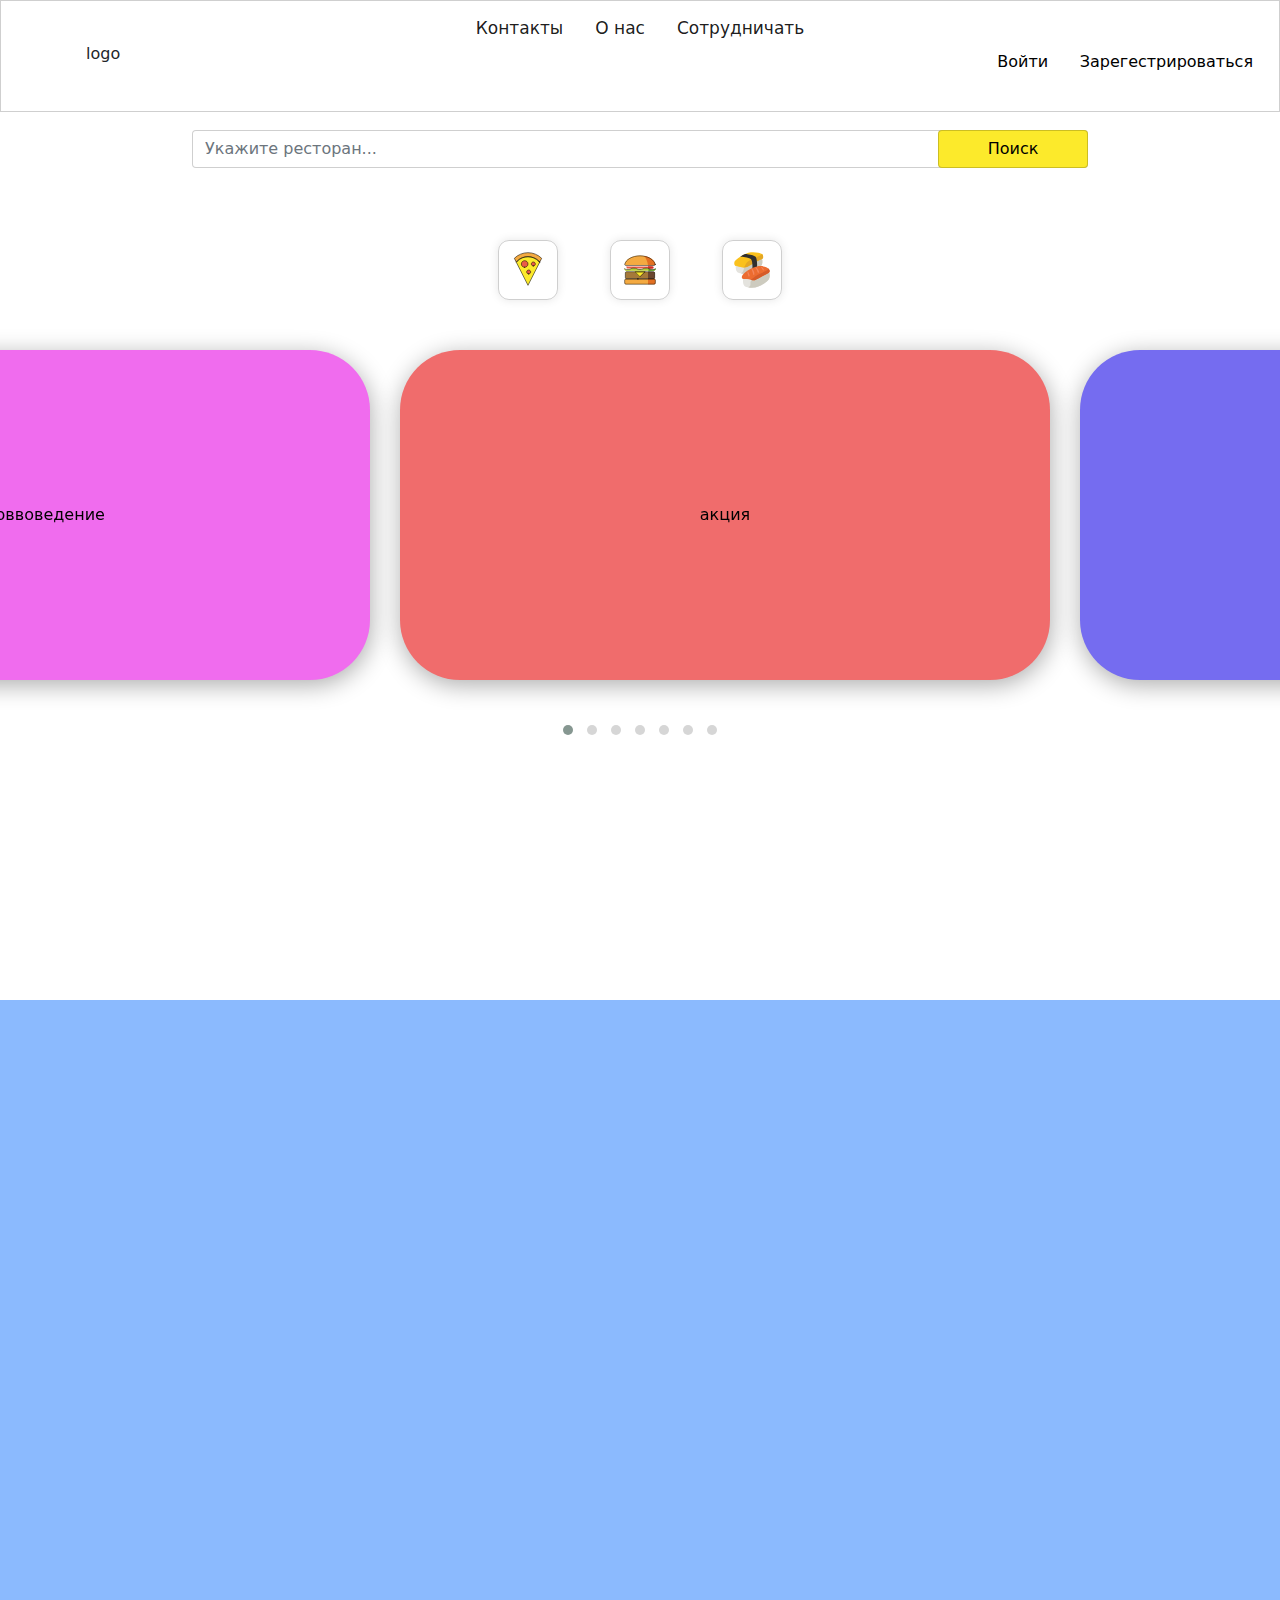
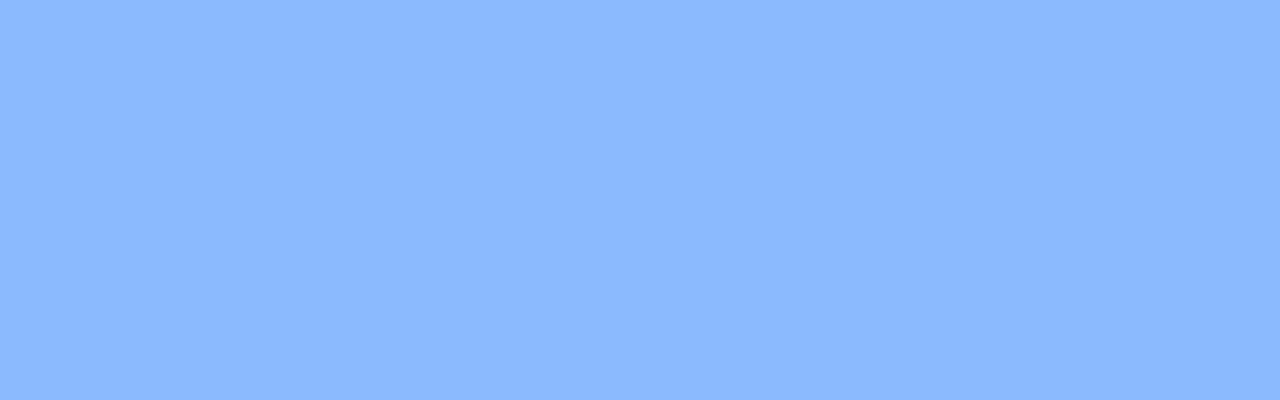
<file: index.html>
<!doctype html>
<html lang="ru">
<head>
    <!-- Required meta tags -->
    <meta charset="utf-8">
    <meta name="viewport" content="width=device-width, initial-scale=1, shrink-to-fit=no">

    <!-- Bootstrap CSS -->

    <link rel="stylesheet" href="css/bootstrap.css">
    <link rel="stylesheet" href="libs/owlcarousel2/assets/owl.carousel.min.css">
    <link rel="stylesheet" href="libs/owlcarousel2/assets/owl.theme.default.css">
    <link rel="stylesheet" href="css/Custom.css">
    <!-- Вендерные js-->
    <script src="js/bootstrap.bundle.js" ></script>
    <script src="js/bootstrap.esm.js" ></script>
    <script src="js/bootstrap.js" ></script>
    <script src="js/anime.min.js"></script>
    <script src="libs/jQuery/jquery-3.5.1.min.js" ></script>
    <script src="libs/owlcarousel2/owl.carousel.min.js" ></script>




    <title>Hello, world!</title>
</head>
<body id="elem">
    <header>
        <div class="container">
            <div class="row">
                    <div class="menu col-12 ">
                        <ul class="nav justify-content-center">
                            <li class="nav-item">
                                <a class="MYnav-link active" href="#">Контакты</a>
                            </li>
                            <li class="nav-item">
                                <a class="MYnav-link" href="#">О нас</a>
                            </li>
                            <li class="nav-item">
                                <a class="MYnav-link" href="#">Сотрудничать</a>
                            </li>
                        </ul>
                    </div>
                    <div class="logo col-5">
                        logo
                    </div>
                     <div class="logo col ">
                         <br>
                     </div>
                    <div class="logo col-1 ">
                        <a class="nav-link active" href="#" id="sign_in1">Войти</a>
                    </div>
                     <div class="logo col-1 mr-5 p-0">
                         <a class="nav-link active" href="#" id="sign_in2">Зарегестрироваться</a>
                     </div>
            </div>
        </div>
    </header>
    <section>
        <div class="main_body">
            <form class="form-inline">

                <button class="btn btn-outline-success justify-content-center" type="submit" id="Search">Поиск</button>
                <input class="form-control cent" type="search" placeholder="Укажите ресторан..." aria-label="Search">
                    <div class="popular">
                        <button class="btn_popular1" type="submit" id="el" formaction="Restaurant_page.html">Муму</button>
                        <button class="btn_popular2" type="submit">Рыбы нет</button>
                        <button class="btn_popular3" type="submit">BB Burger</button>
                     </div>

            </form>
            <div class="container">
                <div class="row justify-content-center mt-4">
<!--                                <input type="image" src="images/pizza.png" class="icon_menu">-->
                                <button class="icon_menu">
                                    <img src="images/pizza.svg" class="pizza_image">
                                </button>
                                <button class="icon_menu">
                                    <img src="images/hamburger.svg" class="hamburger_image">
                                </button>
                                <button class="icon_menu">
                                    <img src="images/Sushi.svg" class="Sushi_image">
                                </button>
                </div>
            </div>

            <div class="owl-carousel owl-theme" id="carousel1">
                <button class="item_of_slider" id="item_of_carousel">акция</button>
                <button class="item_of_slider" id="item_of_carousel2">реклама</button>
                <button class="item_of_slider" id="item_of_carousel3">скидка</button>
                <button class="item_of_slider" id="item_of_carousel4">реклама</button>
                <button class="item_of_slider" id="item_of_carousel5">предложение</button>
                <button class="item_of_slider" id="item_of_carousel6">новое кафе</button>
                <button class="item_of_slider" id="item_of_carousel7">новвоведение</button>
            </div>



        </div>

        <div class="dark_section">

        </div>
    </section>
    <footer>

    </footer>





<!--    Пользовательский js:-->
    <script src="js/Custom.js" ></script>

</body>
</html>
</file>
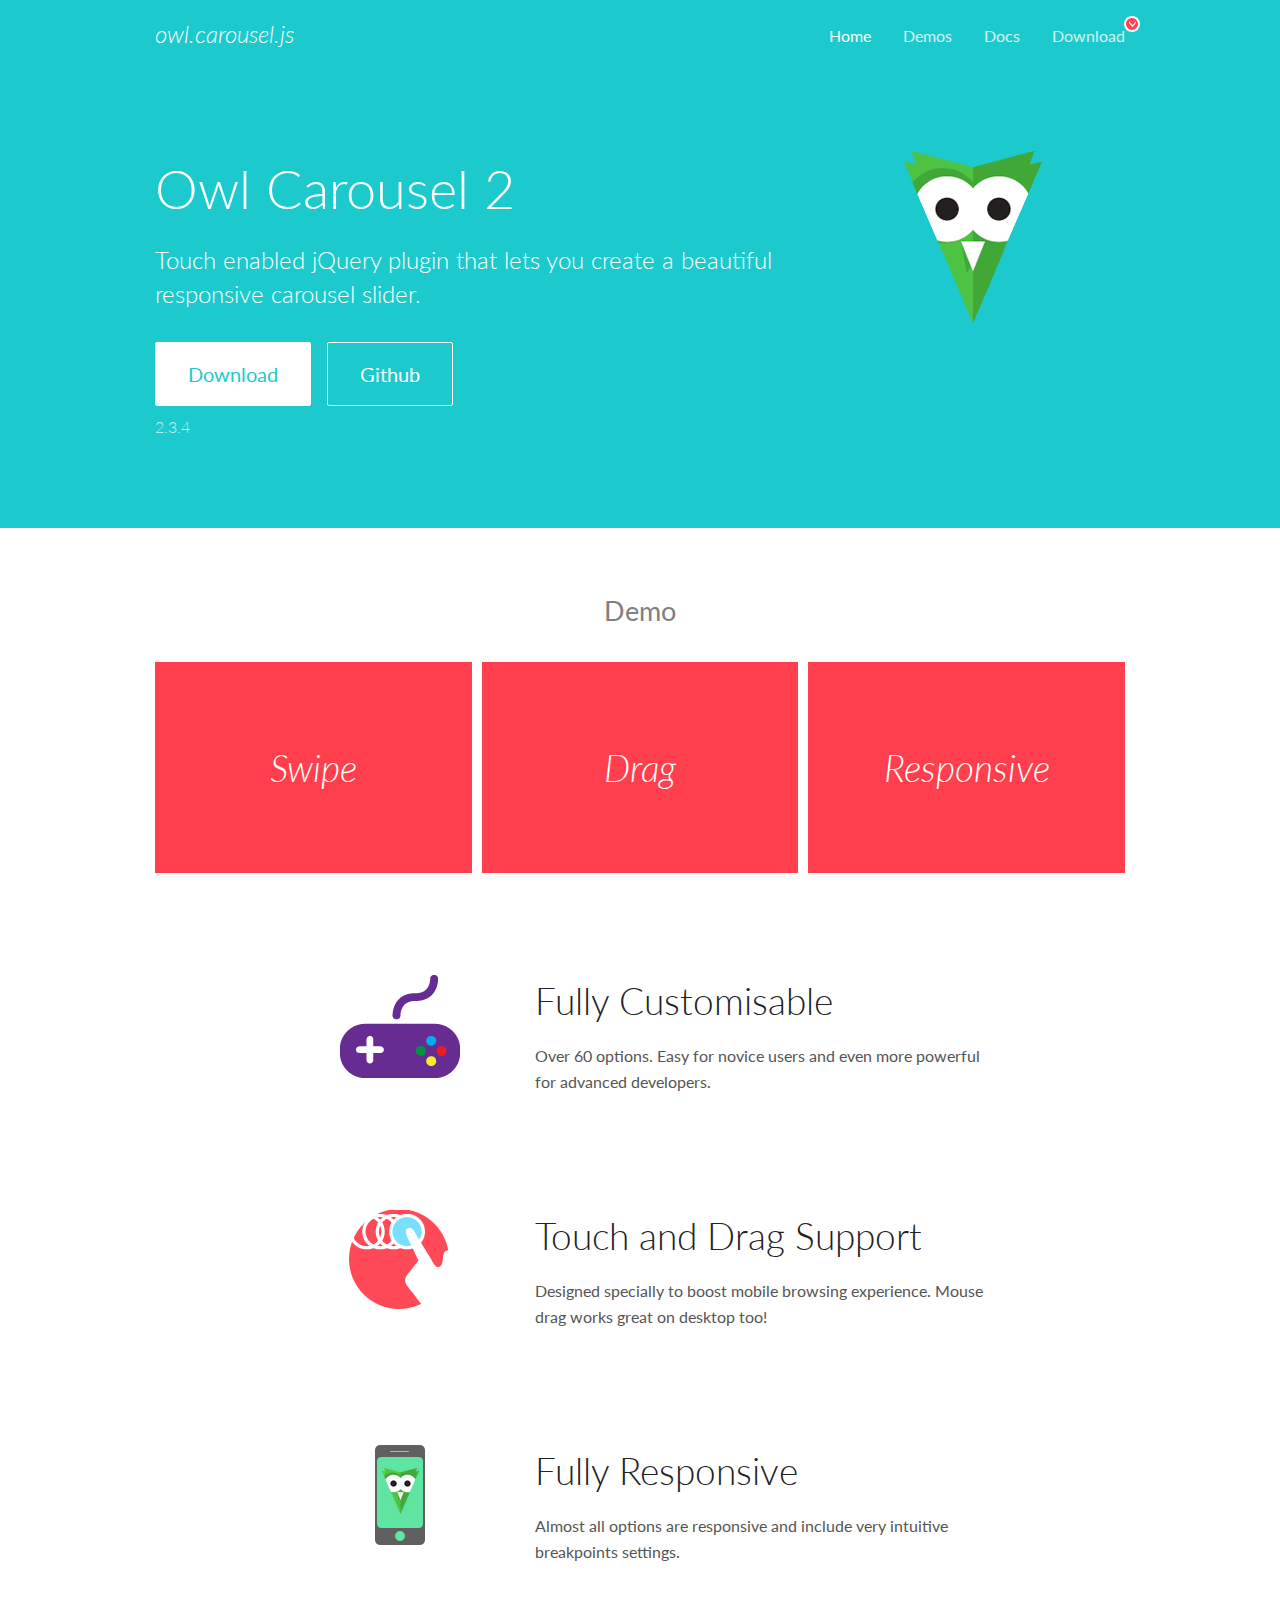
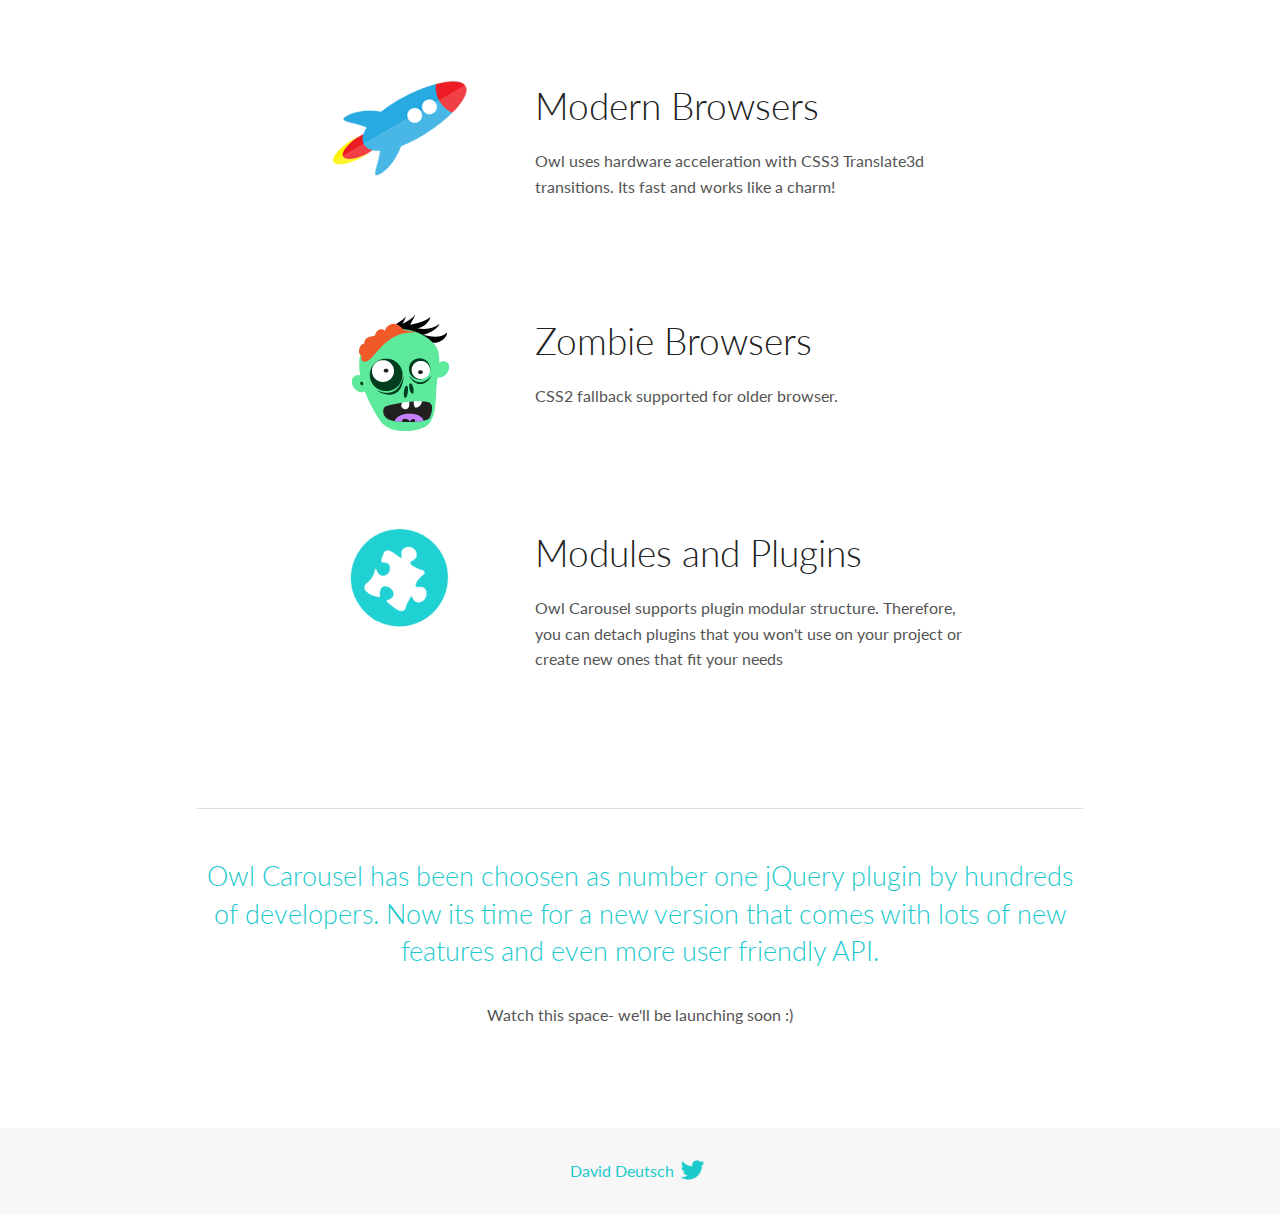
<file: OwlCarousel2-2.3.4/docs/index.html>
<!DOCTYPE html>
<html lang="en">
  <head>

    <!-- head -->
    <meta charset="utf-8">
    <meta name="msapplication-tap-highlight" content="no" />
    <meta name="viewport" content="width=device-width, initial-scale=1.0" />
    <meta name="description" content="Touch enabled jQuery plugin that lets you create beautiful responsive carousel slider.">
    <meta name="author" content="David Deutsch">
    <title>
      Home | Owl Carousel | 2.3.4
    </title>

    <!-- Stylesheets -->
    <link href='https://fonts.googleapis.com/css?family=Lato:300,400,700,400italic,300italic' rel='stylesheet' type='text/css'>
    <link rel="stylesheet" href="assets/css/docs.theme.min.css">

    <!-- Owl Stylesheets -->
    <link rel="stylesheet" href="assets/owlcarousel/assets/owl.carousel.min.css">
    <link rel="stylesheet" href="assets/owlcarousel/assets/owl.theme.default.min.css">

    <!-- HTML5 shim and Respond.js IE8 support of HTML5 elements and media queries -->

    <!--[if lt IE 9]>
      <script src="https://oss.maxcdn.com/libs/html5shiv/3.7.0/html5shiv.js"></script>
      <script src="https://oss.maxcdn.com/libs/respond.js/1.3.0/respond.min.js"></script>
    <![endif]-->

    <!-- Favicons -->
    <link rel="apple-touch-icon-precomposed" sizes="144x144" href="assets/ico/apple-touch-icon-144-precomposed.png">
    <link rel="shortcut icon" href="assets/ico/favicon.png">
    <link rel="shortcut icon" href="favicon.ico">

    <!-- Yeah i know js should not be in header. Its required for demos.-->

    <!-- javascript -->
    <script src="assets/vendors/jquery.min.js"></script>
    <script src="assets/owlcarousel/owl.carousel.js"></script>
  </head>
  <body>

    <!-- header -->
    <header class="header">
      <div class="row">
        <div class="large-12 columns">
          <div class="brand left">
            <h3>
              <a href="/OwlCarousel2/">owl.carousel.js</a> 
            </h3>
          </div>
          <a id="toggle-nav" class="right">
            <span></span> <span></span> <span></span> 
          </a> 
          <div class="nav-bar">
            <ul class="clearfix">
              <li class="active">
                <a href="/OwlCarousel2/index.html">Home</a> 
              </li>
              <li> <a href="/OwlCarousel2/demos/demos.html">Demos</a>  </li>
              <li> <a href="/OwlCarousel2/docs/started-welcome.html">Docs</a>  </li>
              <li>
                <a href="https://github.com/OwlCarousel2/OwlCarousel2/archive/2.3.4.zip">Download</a> 
                <span class="download"></span> 
              </li>
            </ul>
          </div>
        </div>
      </div>
    </header>

    <!-- home panel -->
    <section id="hero">
      <div class="row">
        <div class="large-8 medium-8 columns">
          <h1>Owl Carousel 2</h1>
          <h4>Touch enabled jQuery plugin that lets you create a beautiful responsive carousel slider.</h4>
          <a href="https://github.com/OwlCarousel2/OwlCarousel2/archive/2.3.4.zip" class="hero-button">Download</a> 
          <a href="https://github.com/OwlCarousel2/OwlCarousel2" class="hero-button outline">Github</a> 
          <p>2.3.4</p>
        </div>
        <div class="large-4 medium-4 columns">
          <img class="owl-logo" src="assets/img/owl-logo.png" alt="mr. Owl">
        </div>
      </div>
    </section>

    <!-- body -->
    <div class="home-demo">
      <div class="row">
        <div class="large-12 columns">
          <h3>Demo</h3>
          <div class="owl-carousel">
            <div class="item">
              <h2>Swipe</h2>
            </div>
            <div class="item">
              <h2>Drag</h2>
            </div>
            <div class="item">
              <h2>Responsive</h2>
            </div>
            <div class="item">
              <h2>CSS3</h2>
            </div>
            <div class="item">
              <h2>Fast</h2>
            </div>
            <div class="item">
              <h2>Easy</h2>
            </div>
            <div class="item">
              <h2>Free</h2>
            </div>
            <div class="item">
              <h2>Upgradable</h2>
            </div>
            <div class="item">
              <h2>Tons of options</h2>
            </div>
            <div class="item">
              <h2>Infinity</h2>
            </div>
            <div class="item">
              <h2>Auto Width</h2>
            </div>
          </div>
        </div>
      </div>
    </div>
    <script>
      var owl = $('.owl-carousel');
      owl.owlCarousel({
        margin: 10,
        loop: true,
        responsive: {
          0: {
            items: 1
          },
          600: {
            items: 2
          },
          1000: {
            items: 3
          }
        }
      })
    </script>

    <!-- features -->
    <div id="features">
      <div class="row">
        <div class="small-12 medium-9 small-centered columns">
          <section class="row feature">
            <div class="medium-4 small-12 columns">
              <img src="assets/img/feature-options.png" alt="">
            </div>
            <div class="medium-8 small-12 columns">
              <h2>Fully Customisable</h2>
              <p>Over 60 options. Easy for novice users and even more powerful for advanced developers.</p>
            </div>
          </section>
          <section class="row feature">
            <div class="medium-4 small-12 columns">
              <img src="assets/img/feature-drag.png" alt="">
            </div>
            <div class="medium-8 small-12 columns">
              <h2>Touch and Drag Support</h2>
              <p>Designed specially to boost mobile browsing experience. Mouse drag works great on desktop too!</p>
            </div>
          </section>
          <section class="row feature">
            <div class="medium-4 small-12 columns">
              <img src="assets/img/feature-responsive.png" alt="">
            </div>
            <div class="medium-8 small-12 columns">
              <h2>Fully Responsive</h2>
              <p>Almost all options are responsive and include very intuitive breakpoints settings.</p>
            </div>
          </section>
          <section class="row feature">
            <div class="medium-4 small-12 columns">
              <img src="assets/img/feature-modern.png" alt="">
            </div>
            <div class="medium-8 small-12 columns">
              <h2>Modern Browsers</h2>
              <p>Owl uses hardware acceleration with CSS3 Translate3d transitions. Its fast and works like a charm! </p>
            </div>
          </section>
          <section class="row feature">
            <div class="medium-4 small-12 columns">
              <img src="assets/img/feature-zombie.png" alt="">
            </div>
            <div class="medium-8 small-12 columns">
              <h2>Zombie Browsers</h2>
              <p>CSS2 fallback supported for older browser.</p>
            </div>
          </section>
          <section class="row feature">
            <div class="medium-4 small-12 columns">
              <img src="assets/img/feature-module.png" alt="">
            </div>
            <div class="medium-8 small-12 columns">
              <h2>Modules and Plugins</h2>
              <p>Owl Carousel supports plugin modular structure. Therefore, you can detach plugins that you won&#x27;t use on your project or create new ones that fit your needs</p>
            </div>
          </section>
        </div>
      </div>
    </div>

    <!-- footer -->
    <section id="teaser-text">
      <div class="row">
        <div class="small-12 medium-11 small-centered columns">
          <hr>
          <h3 id="owl-carousel-has-been-choosen-as-number-one-jquery-plugin-by-hundreds-of-developers-now-its-time-for-a-new-version-that-comes-with-lots-of-new-features-and-even-more-user-friendly-api-">Owl Carousel has been choosen as number one jQuery plugin by hundreds of developers. Now its time for a new version that comes with lots of new features and even more user friendly API.</h3>
          <p>Watch this space- we&#39;ll be launching soon :)</p>
        </div>
      </div>
    </section>

    <!-- footer -->
    <footer class="footer">
      <div class="row">
        <div class="large-12 columns">
          <h5>
            <a href="/OwlCarousel2/docs/support-contact.html">David Deutsch</a> 
            <a id="custom-tweet-button" href="https://twitter.com/share?url=https://github.com/OwlCarousel2/OwlCarousel2&text=Owl Carousel - This is so awesome! " target="_blank"></a> 
          </h5>
        </div>
      </div>
    </footer>

    <!-- vendors -->
    <script src="assets/vendors/highlight.js"></script>
    <script src="assets/js/app.js"></script>
  </body>
</html>
</file>
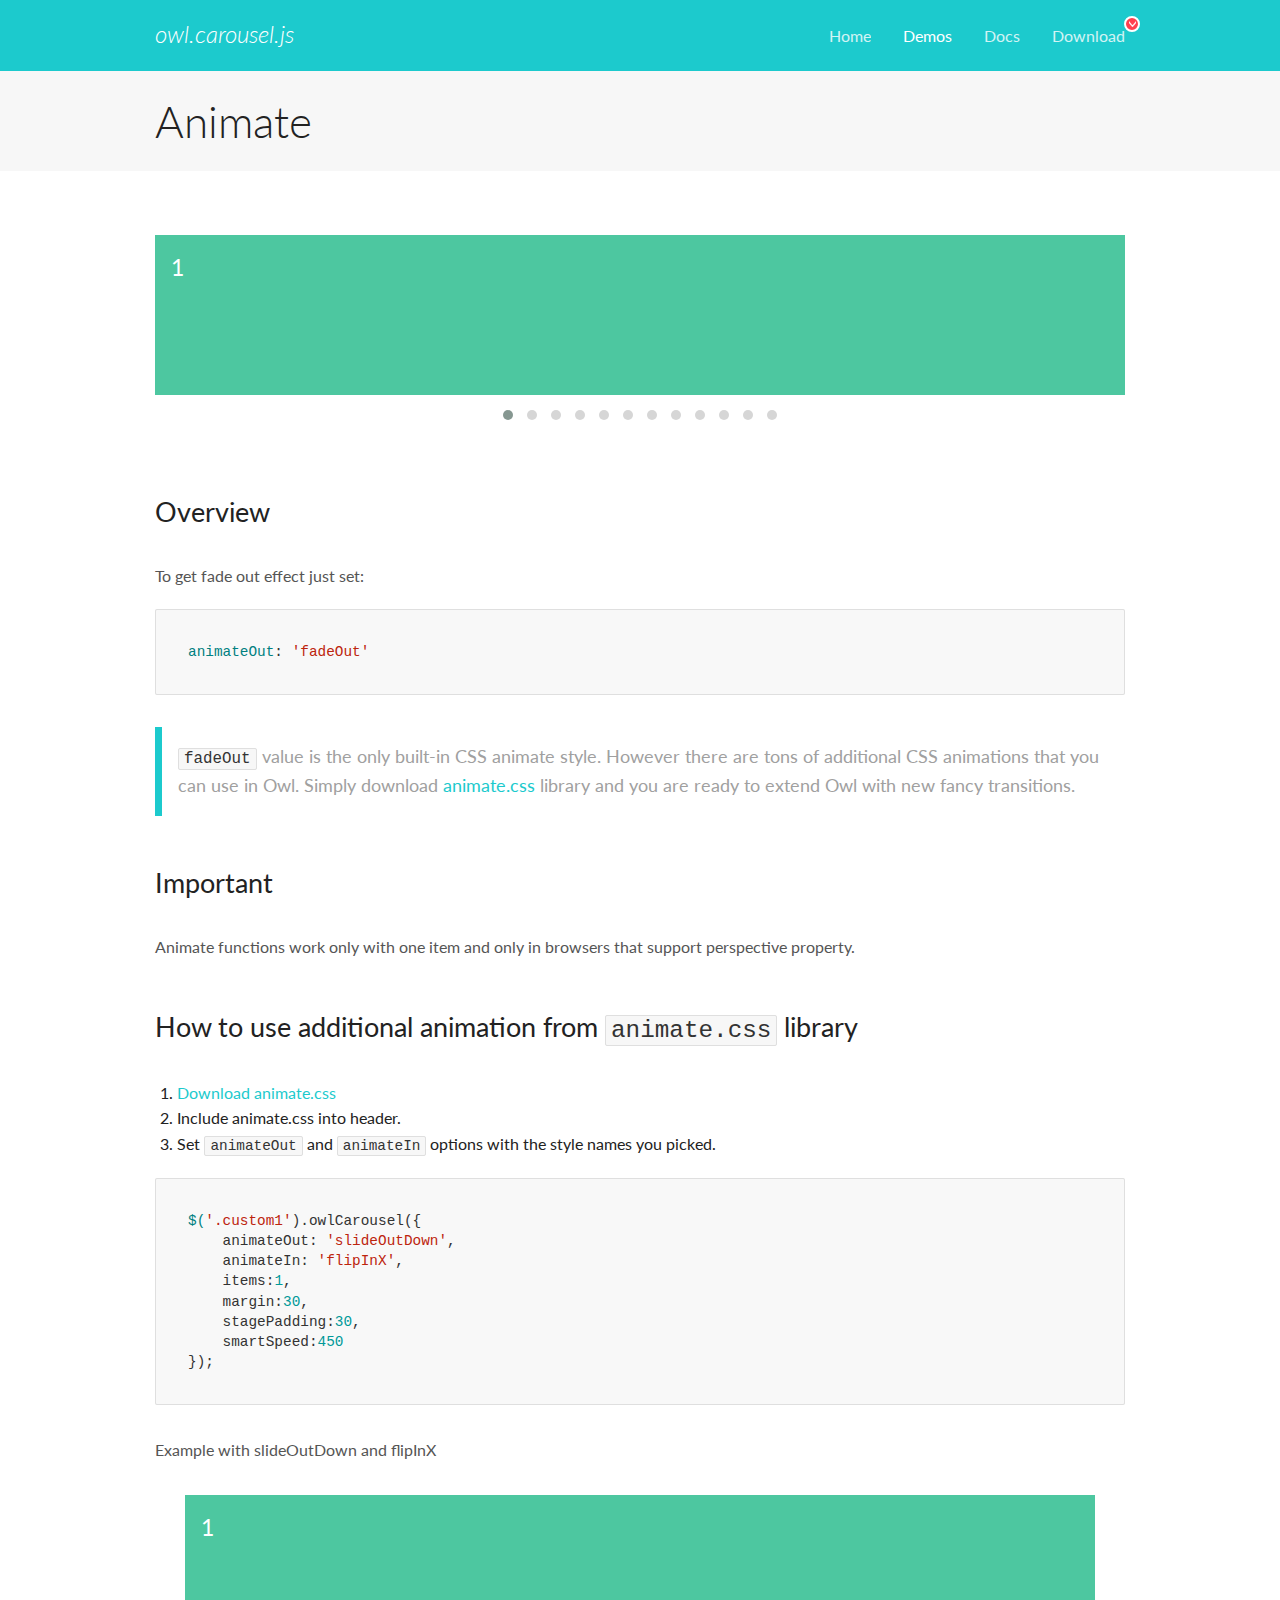
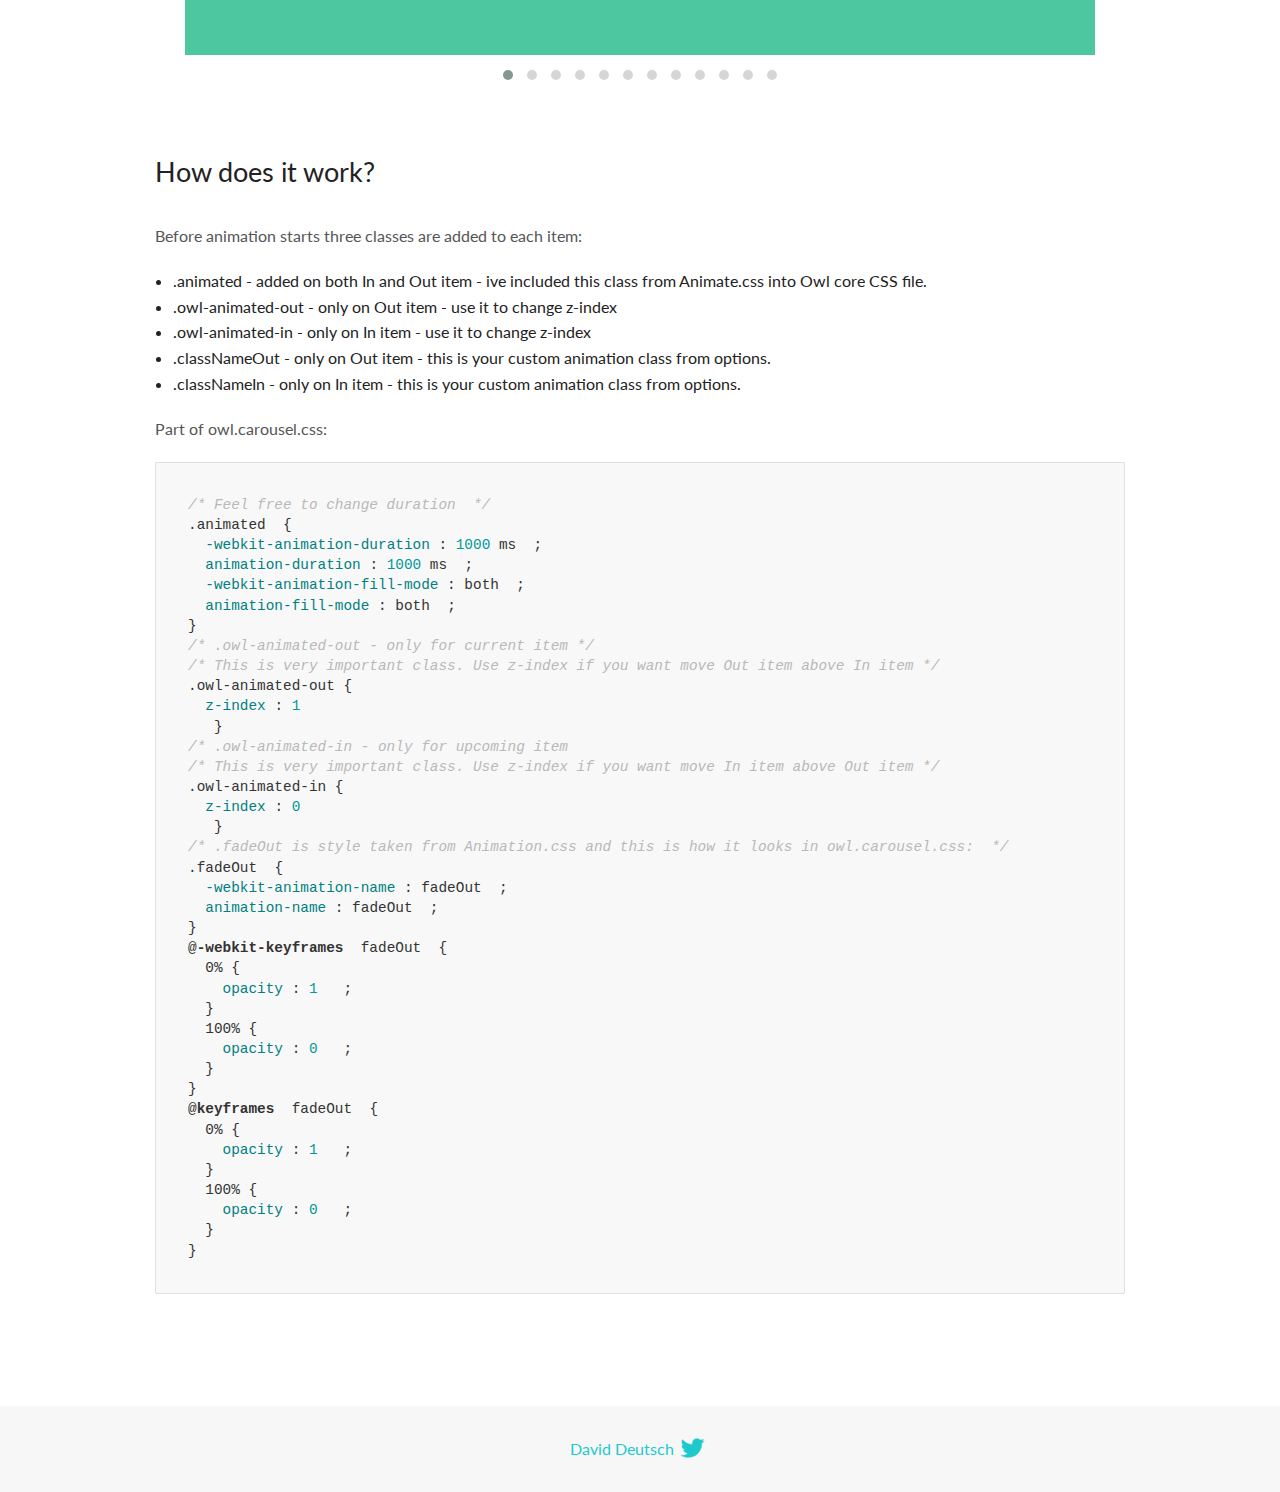
<file: OwlCarousel2-2.3.4/docs/demos/animate.html>
<!DOCTYPE html>
<html lang="en">
  <head>

    <!-- head -->
    <meta charset="utf-8">
    <meta name="msapplication-tap-highlight" content="no" />
    <meta name="viewport" content="width=device-width, initial-scale=1.0" />
    <meta name="description" content="Animate carousel">
    <meta name="author" content="David Deutsch">
    <title>
      Animate Demo | Owl Carousel | 2.3.4
    </title>

    <!-- Stylesheets -->
    <link href='https://fonts.googleapis.com/css?family=Lato:300,400,700,400italic,300italic' rel='stylesheet' type='text/css'>
    <link rel="stylesheet" href="../assets/css/docs.theme.min.css">

    <!-- Owl Stylesheets -->
    <link rel="stylesheet" href="../assets/owlcarousel/assets/owl.carousel.min.css">
    <link rel="stylesheet" href="../assets/owlcarousel/assets/owl.theme.default.min.css">

    <!-- HTML5 shim and Respond.js IE8 support of HTML5 elements and media queries -->

    <!--[if lt IE 9]>
      <script src="https://oss.maxcdn.com/libs/html5shiv/3.7.0/html5shiv.js"></script>
      <script src="https://oss.maxcdn.com/libs/respond.js/1.3.0/respond.min.js"></script>
    <![endif]-->

    <!-- Favicons -->
    <link rel="apple-touch-icon-precomposed" sizes="144x144" href="../assets/ico/apple-touch-icon-144-precomposed.png">
    <link rel="shortcut icon" href="../assets/ico/favicon.png">
    <link rel="shortcut icon" href="favicon.ico">

    <!-- Yeah i know js should not be in header. Its required for demos.-->

    <!-- javascript -->
    <script src="../assets/vendors/jquery.min.js"></script>
    <script src="../assets/owlcarousel/owl.carousel.js"></script>
  </head>
  <body>

    <!-- header -->
    <header class="header">
      <div class="row">
        <div class="large-12 columns">
          <div class="brand left">
            <h3>
              <a href="/OwlCarousel2/">owl.carousel.js</a> 
            </h3>
          </div>
          <a id="toggle-nav" class="right">
            <span></span> <span></span> <span></span> 
          </a> 
          <div class="nav-bar">
            <ul class="clearfix">
              <li> <a href="/OwlCarousel2/index.html">Home</a>  </li>
              <li class="active">
                <a href="/OwlCarousel2/demos/demos.html">Demos</a> 
              </li>
              <li> <a href="/OwlCarousel2/docs/started-welcome.html">Docs</a>  </li>
              <li>
                <a href="https://github.com/OwlCarousel2/OwlCarousel2/archive/2.3.4.zip">Download</a> 
                <span class="download"></span> 
              </li>
            </ul>
          </div>
        </div>
      </div>
    </header>

    <!-- title -->
    <section class="title">
      <div class="row">
        <div class="large-12 columns">
          <h1>Animate</h1>
        </div>
      </div>
    </section>

    <!--  Demos -->
    <section id="demos">
      <div class="row">
        <div class="large-12 columns">
          <div class="fadeOut owl-carousel owl-theme">
            <div class="item">
              <h4>1</h4>
            </div>
            <div class="item">
              <h4>2</h4>
            </div>
            <div class="item">
              <h4>3</h4>
            </div>
            <div class="item">
              <h4>4</h4>
            </div>
            <div class="item">
              <h4>5</h4>
            </div>
            <div class="item">
              <h4>6</h4>
            </div>
            <div class="item">
              <h4>7</h4>
            </div>
            <div class="item">
              <h4>8</h4>
            </div>
            <div class="item">
              <h4>9</h4>
            </div>
            <div class="item">
              <h4>10</h4>
            </div>
            <div class="item">
              <h4>11</h4>
            </div>
            <div class="item">
              <h4>12</h4>
            </div>
          </div>
          <h3 id="overview">Overview</h3>
          <p>To get fade out effect just set:</p>
          <pre><code>animateOut: &#39;fadeOut&#39;</code></pre>
          <blockquote>
            <p><code>fadeOut</code> value is the only built-in CSS animate style. However there are tons of additional CSS animations that you can use in Owl. Simply download
              <a href="https://daneden.github.io/animate.css/">animate.css</a>  library and you are ready to extend Owl with new fancy transitions.</p>
          </blockquote>
          <h3 id="important">Important</h3>
          <p>Animate functions work only with one item and only in browsers that support perspective property.</p>
          <h3 id="how-to-use-additional-animation-from-animate-css-library">How to use additional animation from <code>animate.css</code> library</h3>
          <ol>
            <li> <a href="https://daneden.github.io/animate.css/">Download animate.css</a>  </li>
            <li>Include animate.css into header.</li>
            <li>Set <code>animateOut</code> and <code>animateIn</code> options with the style names you picked.</li>
          </ol>
          <pre><code>$(&#39;.custom1&#39;).owlCarousel({
    animateOut: &#39;slideOutDown&#39;,
    animateIn: &#39;flipInX&#39;,
    items:1,
    margin:30,
    stagePadding:30,
    smartSpeed:450
});</code></pre>
          <p>Example with slideOutDown and flipInX</p>
          <div class="custom1 owl-carousel owl-theme">
            <div class="item">
              <h4>1</h4>
            </div>
            <div class="item">
              <h4>2</h4>
            </div>
            <div class="item">
              <h4>3</h4>
            </div>
            <div class="item">
              <h4>4</h4>
            </div>
            <div class="item">
              <h4>5</h4>
            </div>
            <div class="item">
              <h4>6</h4>
            </div>
            <div class="item">
              <h4>7</h4>
            </div>
            <div class="item">
              <h4>8</h4>
            </div>
            <div class="item">
              <h4>9</h4>
            </div>
            <div class="item">
              <h4>10</h4>
            </div>
            <div class="item">
              <h4>11</h4>
            </div>
            <div class="item">
              <h4>12</h4>
            </div>
          </div>
          <h3 id="how-does-it-work-">How does it work?</h3>
          <p>Before animation starts three classes are added to each item:</p>
          <ul>
            <li>.animated - added on both In and Out item - ive included this class from Animate.css into Owl core CSS file.</li>
            <li>.owl-animated-out - only on Out item - use it to change z-index</li>
            <li>.owl-animated-in - only on In item - use it to change z-index</li>
            <li>.classNameOut - only on Out item - this is your custom animation class from options.</li>
            <li>.classNameIn - only on In item - this is your custom animation class from options.</li>
          </ul>
          <p>Part of owl.carousel.css:</p>
          <pre><code class="language-css"><span class="comment">/* Feel free to change duration  */</span> 
<span class="class">.animated</span>  <span class="rules">{
  <span class="rule"><span class="attribute">-webkit-animation-duration</span> :<span class="value"> <span class="number">1000</span> ms</span> </span> ;
  <span class="rule"><span class="attribute">animation-duration</span> :<span class="value"> <span class="number">1000</span> ms</span> </span> ;
  <span class="rule"><span class="attribute">-webkit-animation-fill-mode</span> :<span class="value"> both</span> </span> ;
  <span class="rule"><span class="attribute">animation-fill-mode</span> :<span class="value"> both</span> </span> ;
<span class="rule">}</span> </span> 
<span class="comment">/* .owl-animated-out - only for current item */</span> 
<span class="comment">/* This is very important class. Use z-index if you want move Out item above In item */</span> 
<span class="class">.owl-animated-out</span> <span class="rules">{
  <span class="rule"><span class="attribute">z-index</span> :<span class="value"> <span class="number">1</span> 
</span> </span> </span> }
<span class="comment">/* .owl-animated-in - only for upcoming item
/* This is very important class. Use z-index if you want move In item above Out item */</span> 
<span class="class">.owl-animated-in</span> <span class="rules">{
  <span class="rule"><span class="attribute">z-index</span> :<span class="value"> <span class="number">0</span> 
</span> </span> </span> }
<span class="comment">/* .fadeOut is style taken from Animation.css and this is how it looks in owl.carousel.css:  */</span> 
<span class="class">.fadeOut</span>  <span class="rules">{
  <span class="rule"><span class="attribute">-webkit-animation-name</span> :<span class="value"> fadeOut</span> </span> ;
  <span class="rule"><span class="attribute">animation-name</span> :<span class="value"> fadeOut</span> </span> ;
<span class="rule">}</span> </span> 
<span class="at_rule">@<span class="keyword">-webkit-keyframes</span>  fadeOut </span> {
  0% <span class="rules">{
    <span class="rule"><span class="attribute">opacity</span> :<span class="value"> <span class="number">1</span> </span> </span> ;
  <span class="rule">}</span> </span> 
  100% <span class="rules">{
    <span class="rule"><span class="attribute">opacity</span> :<span class="value"> <span class="number">0</span> </span> </span> ;
  <span class="rule">}</span> </span> 
}
<span class="at_rule">@<span class="keyword">keyframes</span>  fadeOut </span> {
  0% <span class="rules">{
    <span class="rule"><span class="attribute">opacity</span> :<span class="value"> <span class="number">1</span> </span> </span> ;
  <span class="rule">}</span> </span> 
  100% <span class="rules">{
    <span class="rule"><span class="attribute">opacity</span> :<span class="value"> <span class="number">0</span> </span> </span> ;
  <span class="rule">}</span> </span> 
}</code></pre>
          <link rel="stylesheet" href="../assets/css/animate.css">
          <script>
            jQuery(document).ready(function($) {
              $('.fadeOut').owlCarousel({
                items: 1,
                animateOut: 'fadeOut',
                loop: true,
                margin: 10,
              });
              $('.custom1').owlCarousel({
                animateOut: 'slideOutDown',
                animateIn: 'flipInX',
                items: 1,
                margin: 30,
                stagePadding: 30,
                smartSpeed: 450
              });
            });
          </script>
        </div>
      </div>
    </section>

    <!-- footer -->
    <footer class="footer">
      <div class="row">
        <div class="large-12 columns">
          <h5>
            <a href="/OwlCarousel2/docs/support-contact.html">David Deutsch</a> 
            <a id="custom-tweet-button" href="https://twitter.com/share?url=https://github.com/OwlCarousel2/OwlCarousel2&text=Owl Carousel - This is so awesome! " target="_blank"></a> 
          </h5>
        </div>
      </div>
    </footer>

    <!-- vendors -->
    <script src="../assets/vendors/highlight.js"></script>
    <script src="../assets/js/app.js"></script>
  </body>
</html>
</file>
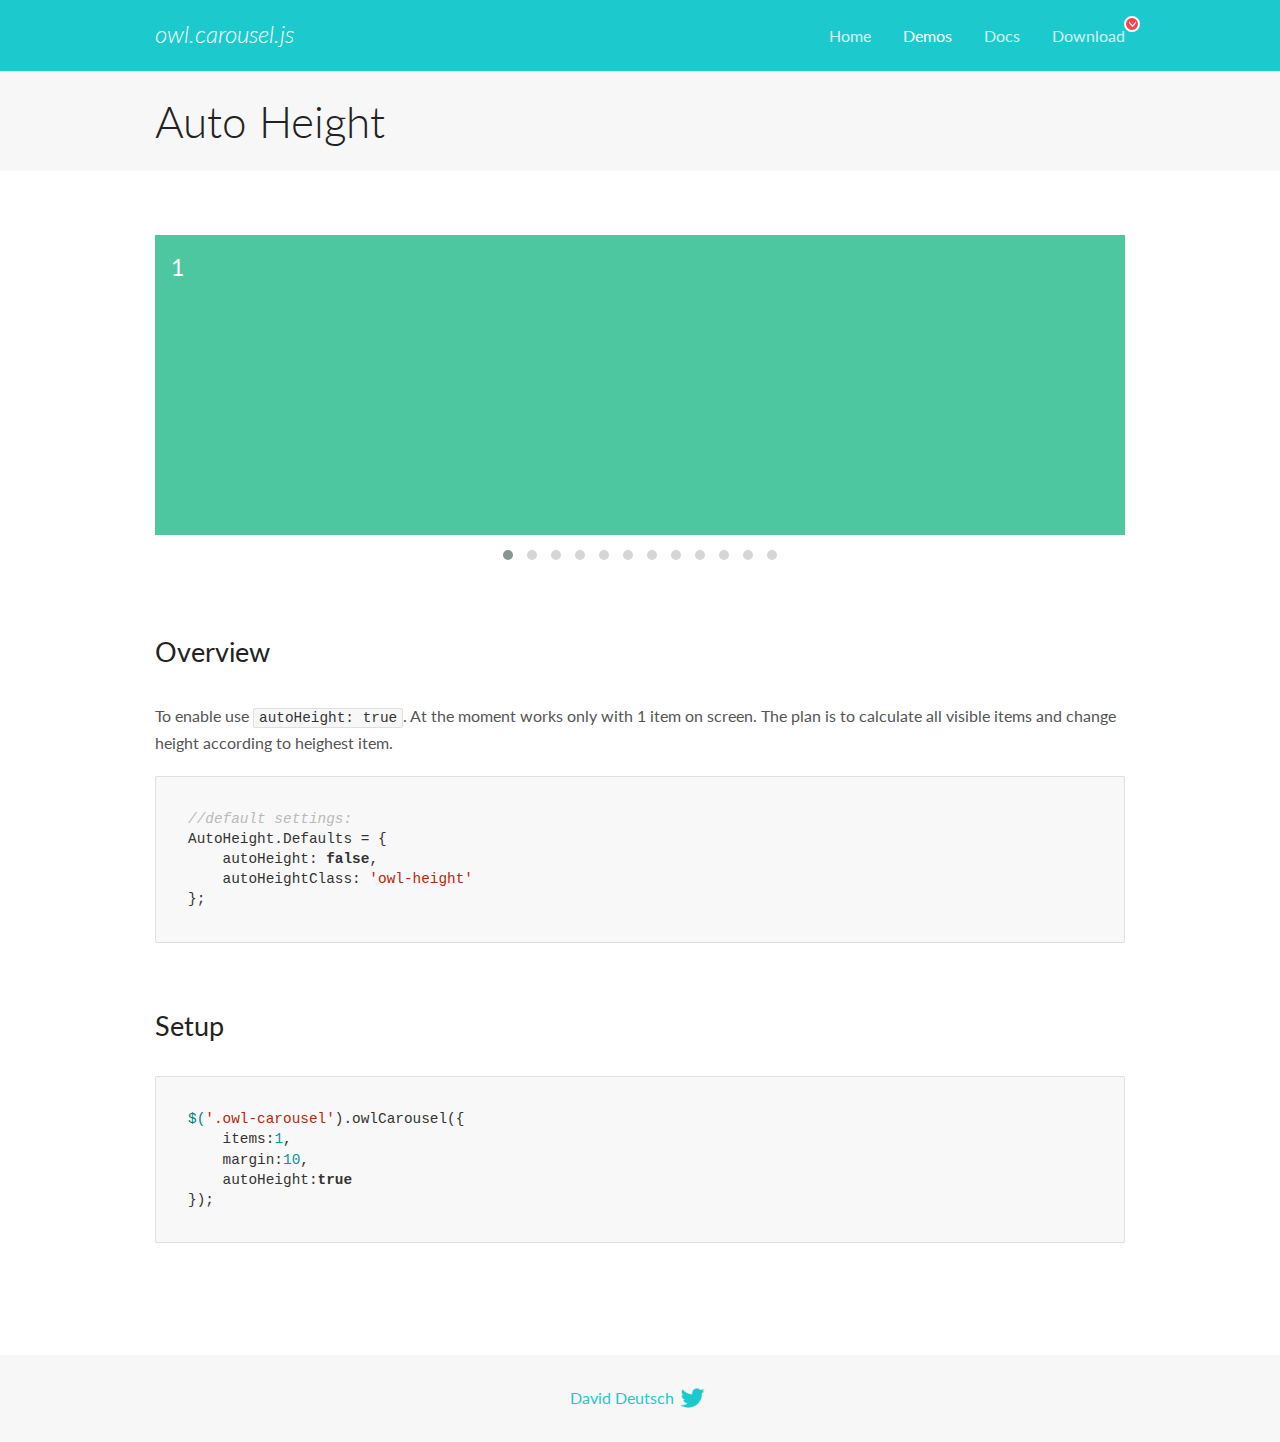
<file: OwlCarousel2-2.3.4/docs/demos/autoheight.html>
<!DOCTYPE html>
<html lang="en">
  <head>

    <!-- head -->
    <meta charset="utf-8">
    <meta name="msapplication-tap-highlight" content="no" />
    <meta name="viewport" content="width=device-width, initial-scale=1.0" />
    <meta name="description" content="autoHeight usage demo">
    <meta name="author" content="David Deutsch">
    <title>
      Auto Height Demo | Owl Carousel | 2.3.4
    </title>

    <!-- Stylesheets -->
    <link href='https://fonts.googleapis.com/css?family=Lato:300,400,700,400italic,300italic' rel='stylesheet' type='text/css'>
    <link rel="stylesheet" href="../assets/css/docs.theme.min.css">

    <!-- Owl Stylesheets -->
    <link rel="stylesheet" href="../assets/owlcarousel/assets/owl.carousel.min.css">
    <link rel="stylesheet" href="../assets/owlcarousel/assets/owl.theme.default.min.css">

    <!-- HTML5 shim and Respond.js IE8 support of HTML5 elements and media queries -->

    <!--[if lt IE 9]>
      <script src="https://oss.maxcdn.com/libs/html5shiv/3.7.0/html5shiv.js"></script>
      <script src="https://oss.maxcdn.com/libs/respond.js/1.3.0/respond.min.js"></script>
    <![endif]-->

    <!-- Favicons -->
    <link rel="apple-touch-icon-precomposed" sizes="144x144" href="../assets/ico/apple-touch-icon-144-precomposed.png">
    <link rel="shortcut icon" href="../assets/ico/favicon.png">
    <link rel="shortcut icon" href="favicon.ico">

    <!-- Yeah i know js should not be in header. Its required for demos.-->

    <!-- javascript -->
    <script src="../assets/vendors/jquery.min.js"></script>
    <script src="../assets/owlcarousel/owl.carousel.js"></script>
  </head>
  <body>

    <!-- header -->
    <header class="header">
      <div class="row">
        <div class="large-12 columns">
          <div class="brand left">
            <h3>
              <a href="/OwlCarousel2/">owl.carousel.js</a> 
            </h3>
          </div>
          <a id="toggle-nav" class="right">
            <span></span> <span></span> <span></span> 
          </a> 
          <div class="nav-bar">
            <ul class="clearfix">
              <li> <a href="/OwlCarousel2/index.html">Home</a>  </li>
              <li class="active">
                <a href="/OwlCarousel2/demos/demos.html">Demos</a> 
              </li>
              <li> <a href="/OwlCarousel2/docs/started-welcome.html">Docs</a>  </li>
              <li>
                <a href="https://github.com/OwlCarousel2/OwlCarousel2/archive/2.3.4.zip">Download</a> 
                <span class="download"></span> 
              </li>
            </ul>
          </div>
        </div>
      </div>
    </header>

    <!-- title -->
    <section class="title">
      <div class="row">
        <div class="large-12 columns">
          <h1>Auto Height</h1>
        </div>
      </div>
    </section>

    <!--  Demos -->
    <section id="demos">
      <div class="row">
        <div class="large-12 columns">
          <div class="owl-carousel owl-theme">
            <div class="item" style="height:300px">
              <h4>1</h4>
            </div>
            <div class="item" style="height:100px">
              <h4>2</h4>
            </div>
            <div class="item" style="height:500px">
              <h4>3</h4>
            </div>
            <div class="item" style="height:250px">
              <h4>4</h4>
            </div>
            <div class="item" style="height:400px">
              <h4>5</h4>
            </div>
            <div class="item" style="height:500px">
              <h4>6</h4>
            </div>
            <div class="item" style="height:600px">
              <h4>7</h4>
            </div>
            <div class="item" style="height:400px">
              <h4>8</h4>
            </div>
            <div class="item" style="height:300px">
              <h4>9</h4>
            </div>
            <div class="item" style="height:350px">
              <h4>10</h4>
            </div>
            <div class="item" style="height:200px">
              <h4>11</h4>
            </div>
            <div class="item" style="height:150px">
              <h4>12</h4>
            </div>
          </div>
          <h3 id="overview">Overview</h3>
          <p>To enable use <code>autoHeight: true</code>. At the moment works only with 1 item on screen. The plan is to calculate all visible items and change height according to heighest item.</p>
          <pre><code>//default settings:
AutoHeight.Defaults = {
    autoHeight: false,
    autoHeightClass: &#39;owl-height&#39;
};</code></pre>
          <h3 id="setup">Setup</h3>
          <pre><code>$(&#39;.owl-carousel&#39;).owlCarousel({
    items:1,
    margin:10,
    autoHeight:true
});</code></pre>
          <script>
            $(document).ready(function() {
              $('.owl-carousel').owlCarousel({
                items: 1,
                margin: 10,
                autoHeight: true
              });
            })
          </script>
        </div>
      </div>
    </section>

    <!-- footer -->
    <footer class="footer">
      <div class="row">
        <div class="large-12 columns">
          <h5>
            <a href="/OwlCarousel2/docs/support-contact.html">David Deutsch</a> 
            <a id="custom-tweet-button" href="https://twitter.com/share?url=https://github.com/OwlCarousel2/OwlCarousel2&text=Owl Carousel - This is so awesome! " target="_blank"></a> 
          </h5>
        </div>
      </div>
    </footer>

    <!-- vendors -->
    <script src="../assets/vendors/highlight.js"></script>
    <script src="../assets/js/app.js"></script>
  </body>
</html>
</file>
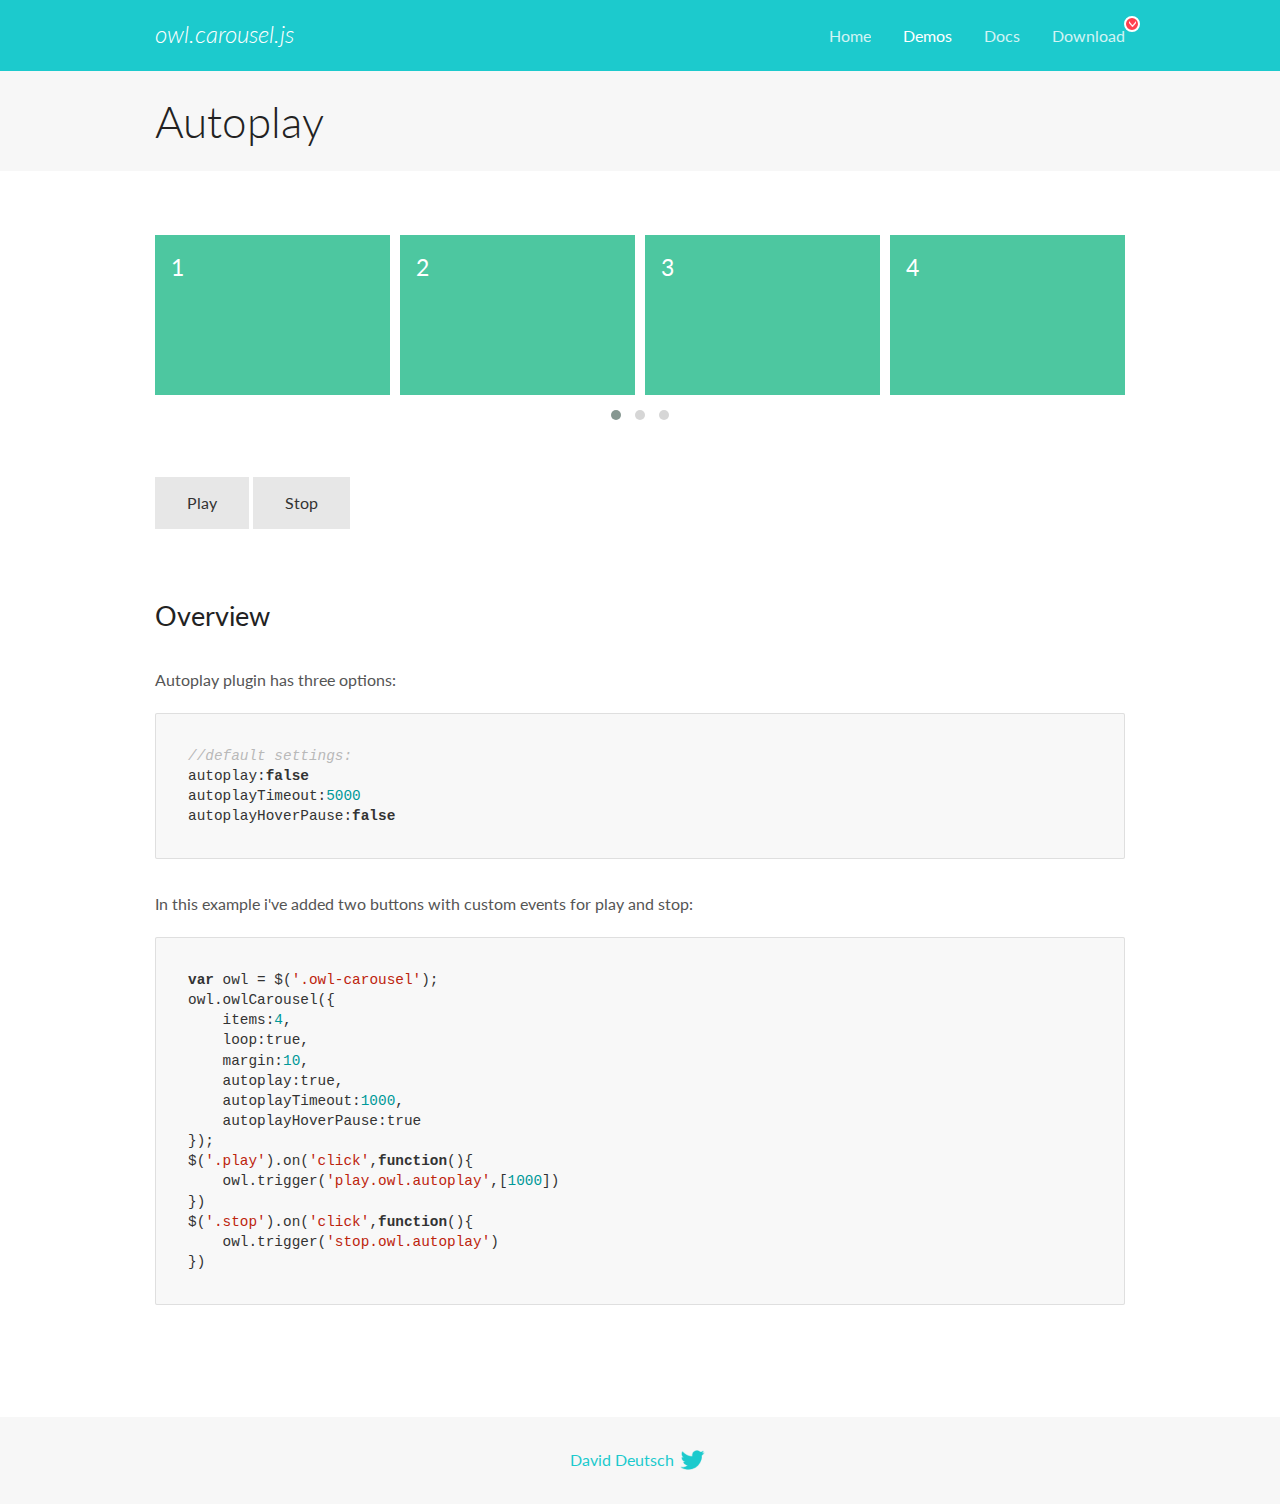
<file: OwlCarousel2-2.3.4/docs/demos/autoplay.html>
<!DOCTYPE html>
<html lang="en">
  <head>

    <!-- head -->
    <meta charset="utf-8">
    <meta name="msapplication-tap-highlight" content="no" />
    <meta name="viewport" content="width=device-width, initial-scale=1.0" />
    <meta name="description" content="Autoplay usage demo">
    <meta name="author" content="David Deutsch">
    <title>
      Autoplay Demo | Owl Carousel | 2.3.4
    </title>

    <!-- Stylesheets -->
    <link href='https://fonts.googleapis.com/css?family=Lato:300,400,700,400italic,300italic' rel='stylesheet' type='text/css'>
    <link rel="stylesheet" href="../assets/css/docs.theme.min.css">

    <!-- Owl Stylesheets -->
    <link rel="stylesheet" href="../assets/owlcarousel/assets/owl.carousel.min.css">
    <link rel="stylesheet" href="../assets/owlcarousel/assets/owl.theme.default.min.css">

    <!-- HTML5 shim and Respond.js IE8 support of HTML5 elements and media queries -->

    <!--[if lt IE 9]>
      <script src="https://oss.maxcdn.com/libs/html5shiv/3.7.0/html5shiv.js"></script>
      <script src="https://oss.maxcdn.com/libs/respond.js/1.3.0/respond.min.js"></script>
    <![endif]-->

    <!-- Favicons -->
    <link rel="apple-touch-icon-precomposed" sizes="144x144" href="../assets/ico/apple-touch-icon-144-precomposed.png">
    <link rel="shortcut icon" href="../assets/ico/favicon.png">
    <link rel="shortcut icon" href="favicon.ico">

    <!-- Yeah i know js should not be in header. Its required for demos.-->

    <!-- javascript -->
    <script src="../assets/vendors/jquery.min.js"></script>
    <script src="../assets/owlcarousel/owl.carousel.js"></script>
  </head>
  <body>

    <!-- header -->
    <header class="header">
      <div class="row">
        <div class="large-12 columns">
          <div class="brand left">
            <h3>
              <a href="/OwlCarousel2/">owl.carousel.js</a> 
            </h3>
          </div>
          <a id="toggle-nav" class="right">
            <span></span> <span></span> <span></span> 
          </a> 
          <div class="nav-bar">
            <ul class="clearfix">
              <li> <a href="/OwlCarousel2/index.html">Home</a>  </li>
              <li class="active">
                <a href="/OwlCarousel2/demos/demos.html">Demos</a> 
              </li>
              <li> <a href="/OwlCarousel2/docs/started-welcome.html">Docs</a>  </li>
              <li>
                <a href="https://github.com/OwlCarousel2/OwlCarousel2/archive/2.3.4.zip">Download</a> 
                <span class="download"></span> 
              </li>
            </ul>
          </div>
        </div>
      </div>
    </header>

    <!-- title -->
    <section class="title">
      <div class="row">
        <div class="large-12 columns">
          <h1>Autoplay</h1>
        </div>
      </div>
    </section>

    <!--  Demos -->
    <section id="demos">
      <div class="row">
        <div class="large-12 columns">
          <div class="owl-carousel owl-theme">
            <div class="item">
              <h4>1</h4>
            </div>
            <div class="item">
              <h4>2</h4>
            </div>
            <div class="item">
              <h4>3</h4>
            </div>
            <div class="item">
              <h4>4</h4>
            </div>
            <div class="item">
              <h4>5</h4>
            </div>
            <div class="item">
              <h4>6</h4>
            </div>
            <div class="item">
              <h4>7</h4>
            </div>
            <div class="item">
              <h4>8</h4>
            </div>
            <div class="item">
              <h4>9</h4>
            </div>
            <div class="item">
              <h4>10</h4>
            </div>
            <div class="item">
              <h4>11</h4>
            </div>
            <div class="item">
              <h4>12</h4>
            </div>
          </div>
          <a class="button secondary play">Play</a> 
          <a class="button secondary stop">Stop</a> 
          <h3 id="overview">Overview</h3>
          <p>Autoplay plugin has three options:</p>
          <pre><code>//default settings:
autoplay:false
autoplayTimeout:5000
autoplayHoverPause:false</code></pre>
          <p>In this example i&#39;ve added two buttons with custom events for play and stop:</p>
          <pre><code>var owl = $(&#39;.owl-carousel&#39;);
owl.owlCarousel({
    items:4,
    loop:true,
    margin:10,
    autoplay:true,
    autoplayTimeout:1000,
    autoplayHoverPause:true
});
$(&#39;.play&#39;).on(&#39;click&#39;,function(){
    owl.trigger(&#39;play.owl.autoplay&#39;,[1000])
})
$(&#39;.stop&#39;).on(&#39;click&#39;,function(){
    owl.trigger(&#39;stop.owl.autoplay&#39;)
})</code></pre>
          <script>
            $(document).ready(function() {
              var owl = $('.owl-carousel');
              owl.owlCarousel({
                items: 4,
                loop: true,
                margin: 10,
                autoplay: true,
                autoplayTimeout: 1000,
                autoplayHoverPause: true
              });
              $('.play').on('click', function() {
                owl.trigger('play.owl.autoplay', [1000])
              })
              $('.stop').on('click', function() {
                owl.trigger('stop.owl.autoplay')
              })
            })
          </script>
        </div>
      </div>
    </section>

    <!-- footer -->
    <footer class="footer">
      <div class="row">
        <div class="large-12 columns">
          <h5>
            <a href="/OwlCarousel2/docs/support-contact.html">David Deutsch</a> 
            <a id="custom-tweet-button" href="https://twitter.com/share?url=https://github.com/OwlCarousel2/OwlCarousel2&text=Owl Carousel - This is so awesome! " target="_blank"></a> 
          </h5>
        </div>
      </div>
    </footer>

    <!-- vendors -->
    <script src="../assets/vendors/highlight.js"></script>
    <script src="../assets/js/app.js"></script>
  </body>
</html>
</file>
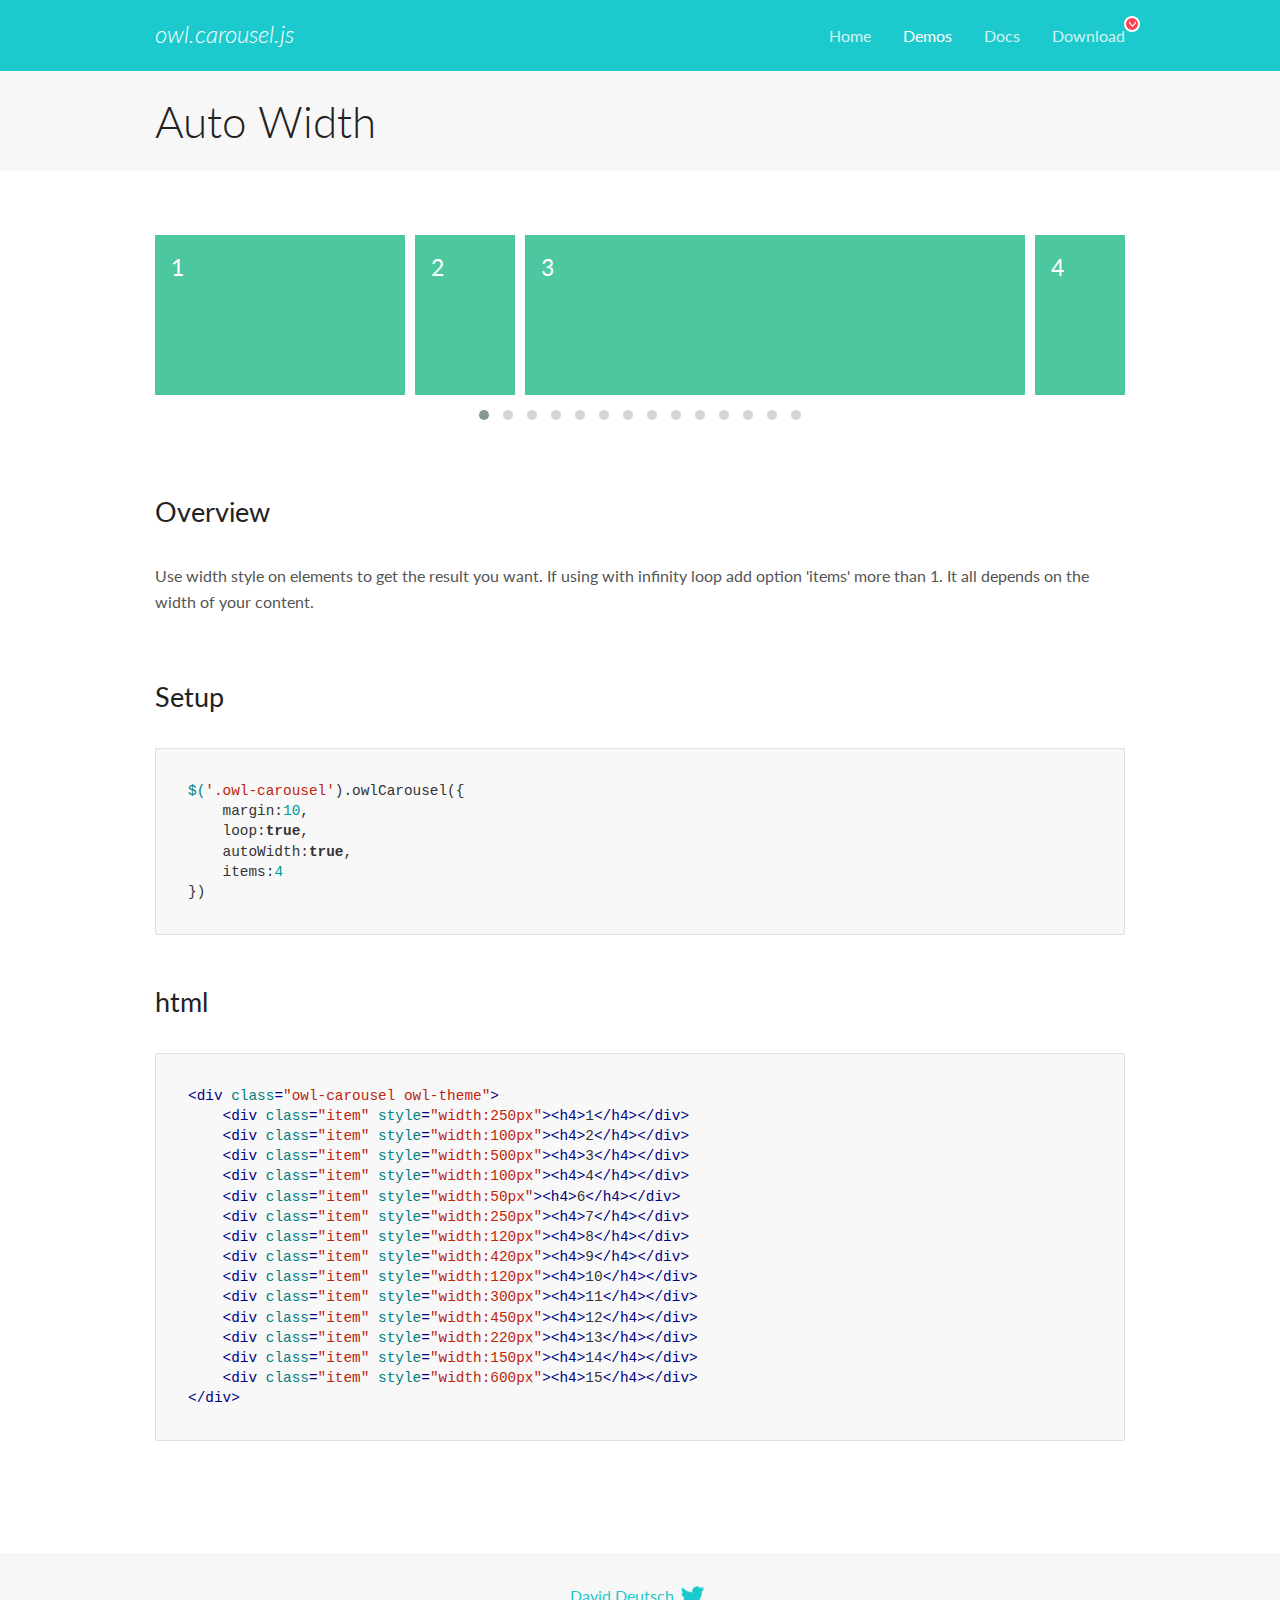
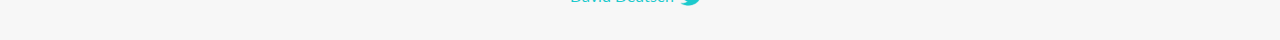
<file: OwlCarousel2-2.3.4/docs/demos/autowidth.html>
<!DOCTYPE html>
<html lang="en">
  <head>

    <!-- head -->
    <meta charset="utf-8">
    <meta name="msapplication-tap-highlight" content="no" />
    <meta name="viewport" content="width=device-width, initial-scale=1.0" />
    <meta name="description" content="Auto Width">
    <meta name="author" content="David Deutsch">
    <title>
      Auto Width Demo | Owl Carousel | 2.3.4
    </title>

    <!-- Stylesheets -->
    <link href='https://fonts.googleapis.com/css?family=Lato:300,400,700,400italic,300italic' rel='stylesheet' type='text/css'>
    <link rel="stylesheet" href="../assets/css/docs.theme.min.css">

    <!-- Owl Stylesheets -->
    <link rel="stylesheet" href="../assets/owlcarousel/assets/owl.carousel.min.css">
    <link rel="stylesheet" href="../assets/owlcarousel/assets/owl.theme.default.min.css">

    <!-- HTML5 shim and Respond.js IE8 support of HTML5 elements and media queries -->

    <!--[if lt IE 9]>
      <script src="https://oss.maxcdn.com/libs/html5shiv/3.7.0/html5shiv.js"></script>
      <script src="https://oss.maxcdn.com/libs/respond.js/1.3.0/respond.min.js"></script>
    <![endif]-->

    <!-- Favicons -->
    <link rel="apple-touch-icon-precomposed" sizes="144x144" href="../assets/ico/apple-touch-icon-144-precomposed.png">
    <link rel="shortcut icon" href="../assets/ico/favicon.png">
    <link rel="shortcut icon" href="favicon.ico">

    <!-- Yeah i know js should not be in header. Its required for demos.-->

    <!-- javascript -->
    <script src="../assets/vendors/jquery.min.js"></script>
    <script src="../assets/owlcarousel/owl.carousel.js"></script>
  </head>
  <body>

    <!-- header -->
    <header class="header">
      <div class="row">
        <div class="large-12 columns">
          <div class="brand left">
            <h3>
              <a href="/OwlCarousel2/">owl.carousel.js</a> 
            </h3>
          </div>
          <a id="toggle-nav" class="right">
            <span></span> <span></span> <span></span> 
          </a> 
          <div class="nav-bar">
            <ul class="clearfix">
              <li> <a href="/OwlCarousel2/index.html">Home</a>  </li>
              <li class="active">
                <a href="/OwlCarousel2/demos/demos.html">Demos</a> 
              </li>
              <li> <a href="/OwlCarousel2/docs/started-welcome.html">Docs</a>  </li>
              <li>
                <a href="https://github.com/OwlCarousel2/OwlCarousel2/archive/2.3.4.zip">Download</a> 
                <span class="download"></span> 
              </li>
            </ul>
          </div>
        </div>
      </div>
    </header>

    <!-- title -->
    <section class="title">
      <div class="row">
        <div class="large-12 columns">
          <h1>Auto Width</h1>
        </div>
      </div>
    </section>

    <!--  Demos -->
    <section id="demos">
      <div class="row">
        <div class="large-12 columns">
          <div class="owl-carousel owl-theme">
            <div class="item" style="width:250px">
              <h4>1</h4>
            </div>
            <div class="item" style="width:100px">
              <h4>2</h4>
            </div>
            <div class="item" style="width:500px">
              <h4>3</h4>
            </div>
            <div class="item" style="width:100px">
              <h4>4</h4>
            </div>
            <div class="item" style="width:50px">
              <h4>6</h4>
            </div>
            <div class="item" style="width:250px">
              <h4>7</h4>
            </div>
            <div class="item" style="width:120px">
              <h4>8</h4>
            </div>
            <div class="item" style="width:420px">
              <h4>9</h4>
            </div>
            <div class="item" style="width:120px">
              <h4>10</h4>
            </div>
            <div class="item" style="width:300px">
              <h4>11</h4>
            </div>
            <div class="item" style="width:450px">
              <h4>12</h4>
            </div>
            <div class="item" style="width:220px">
              <h4>13</h4>
            </div>
            <div class="item" style="width:150px">
              <h4>14</h4>
            </div>
            <div class="item" style="width:600px">
              <h4>15</h4>
            </div>
          </div>
          <h3 id="overview">Overview</h3>
          <p>Use width style on elements to get the result you want. If using with infinity loop add option &#39;items&#39; more than 1. It all depends on the width of your content.</p>
          <h3 id="setup">Setup</h3>
          <pre><code>$(&#39;.owl-carousel&#39;).owlCarousel({
    margin:10,
    loop:true,
    autoWidth:true,
    items:4
})</code></pre>
          <h3 id="html">html</h3>
          <pre><code>&lt;div class=&quot;owl-carousel owl-theme&quot;&gt;
    &lt;div class=&quot;item&quot; style=&quot;width:250px&quot;&gt;&lt;h4&gt;1&lt;/h4&gt;&lt;/div&gt;
    &lt;div class=&quot;item&quot; style=&quot;width:100px&quot;&gt;&lt;h4&gt;2&lt;/h4&gt;&lt;/div&gt;
    &lt;div class=&quot;item&quot; style=&quot;width:500px&quot;&gt;&lt;h4&gt;3&lt;/h4&gt;&lt;/div&gt;
    &lt;div class=&quot;item&quot; style=&quot;width:100px&quot;&gt;&lt;h4&gt;4&lt;/h4&gt;&lt;/div&gt;
    &lt;div class=&quot;item&quot; style=&quot;width:50px&quot;&gt;&lt;h4&gt;6&lt;/h4&gt;&lt;/div&gt;
    &lt;div class=&quot;item&quot; style=&quot;width:250px&quot;&gt;&lt;h4&gt;7&lt;/h4&gt;&lt;/div&gt;
    &lt;div class=&quot;item&quot; style=&quot;width:120px&quot;&gt;&lt;h4&gt;8&lt;/h4&gt;&lt;/div&gt;
    &lt;div class=&quot;item&quot; style=&quot;width:420px&quot;&gt;&lt;h4&gt;9&lt;/h4&gt;&lt;/div&gt;
    &lt;div class=&quot;item&quot; style=&quot;width:120px&quot;&gt;&lt;h4&gt;10&lt;/h4&gt;&lt;/div&gt;
    &lt;div class=&quot;item&quot; style=&quot;width:300px&quot;&gt;&lt;h4&gt;11&lt;/h4&gt;&lt;/div&gt;
    &lt;div class=&quot;item&quot; style=&quot;width:450px&quot;&gt;&lt;h4&gt;12&lt;/h4&gt;&lt;/div&gt;
    &lt;div class=&quot;item&quot; style=&quot;width:220px&quot;&gt;&lt;h4&gt;13&lt;/h4&gt;&lt;/div&gt;
    &lt;div class=&quot;item&quot; style=&quot;width:150px&quot;&gt;&lt;h4&gt;14&lt;/h4&gt;&lt;/div&gt;
    &lt;div class=&quot;item&quot; style=&quot;width:600px&quot;&gt;&lt;h4&gt;15&lt;/h4&gt;&lt;/div&gt;
&lt;/div&gt;</code></pre>
          <script>
            $(document).ready(function() {
              $('.owl-carousel').owlCarousel({
                margin: 10,
                loop: true,
                autoWidth: true,
                items: 4
              })
            })
          </script>
        </div>
      </div>
    </section>

    <!-- footer -->
    <footer class="footer">
      <div class="row">
        <div class="large-12 columns">
          <h5>
            <a href="/OwlCarousel2/docs/support-contact.html">David Deutsch</a> 
            <a id="custom-tweet-button" href="https://twitter.com/share?url=https://github.com/OwlCarousel2/OwlCarousel2&text=Owl Carousel - This is so awesome! " target="_blank"></a> 
          </h5>
        </div>
      </div>
    </footer>

    <!-- vendors -->
    <script src="../assets/vendors/highlight.js"></script>
    <script src="../assets/js/app.js"></script>
  </body>
</html>
</file>
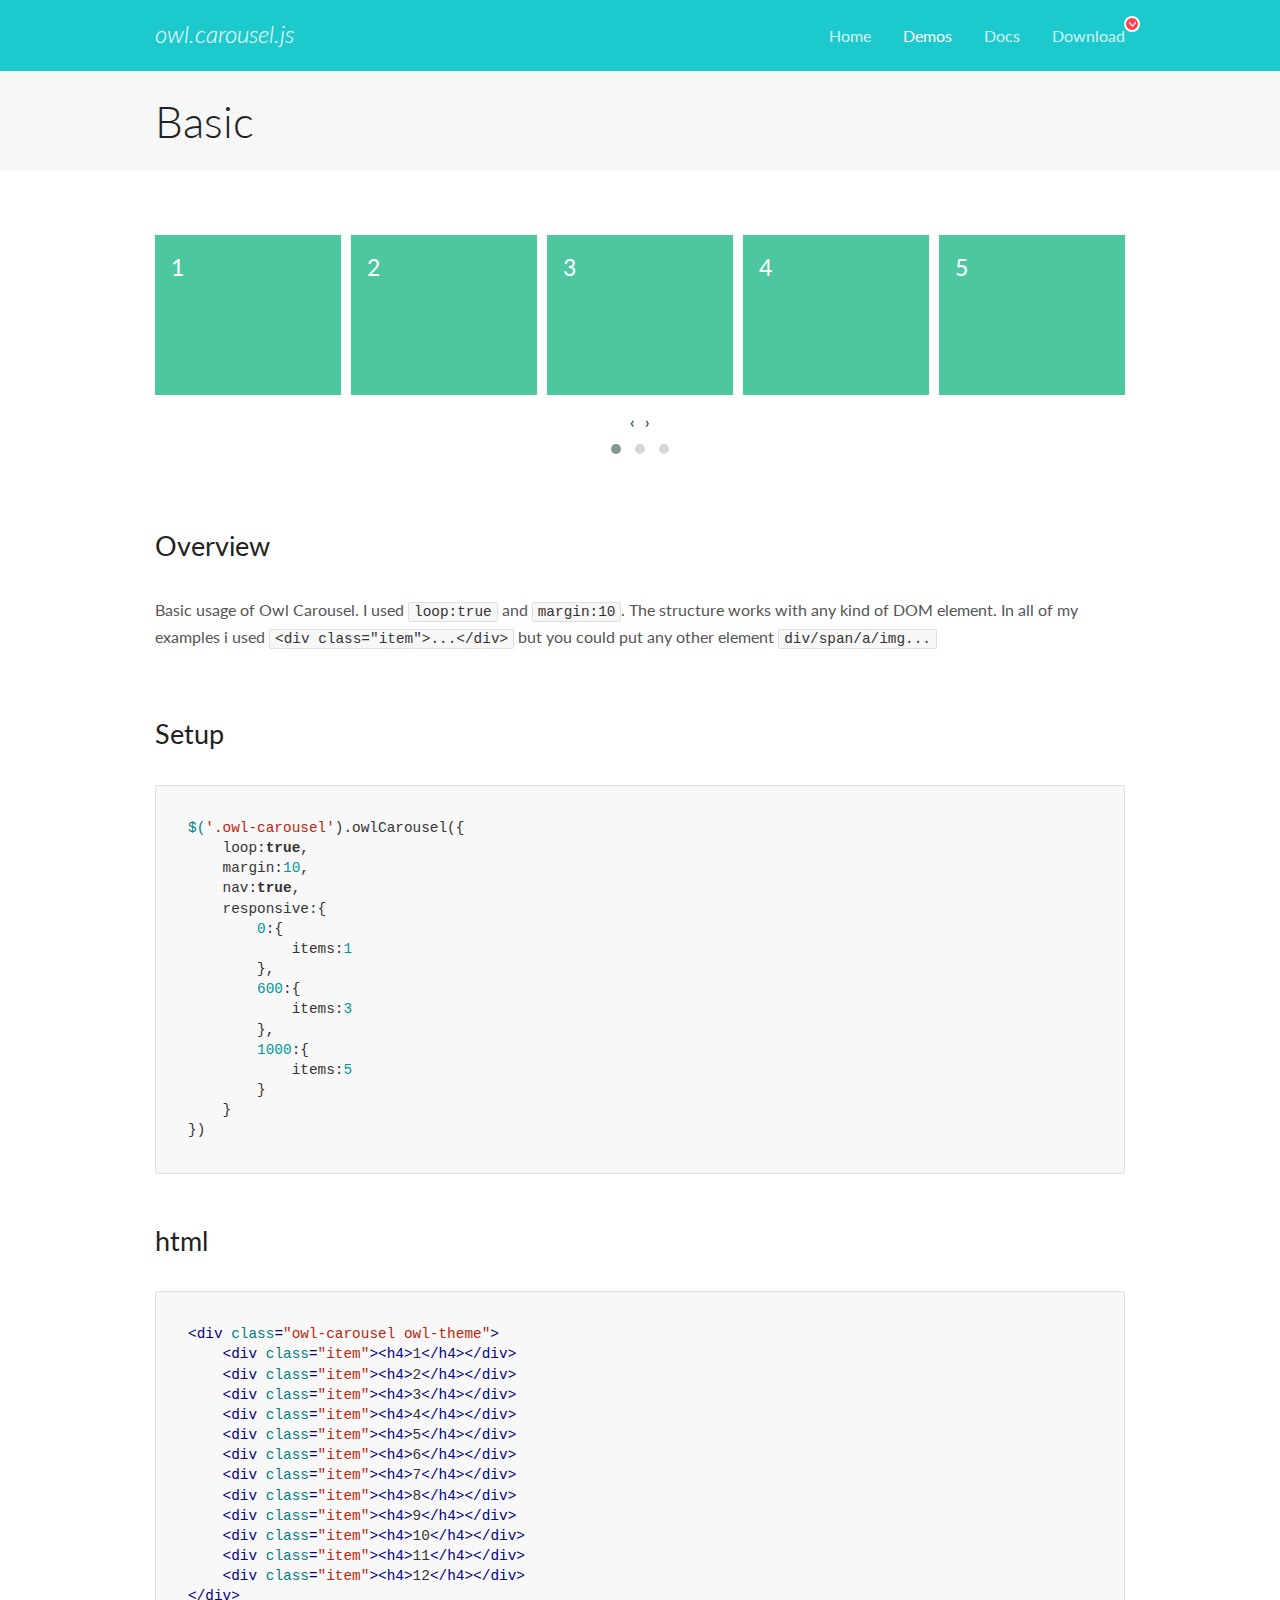
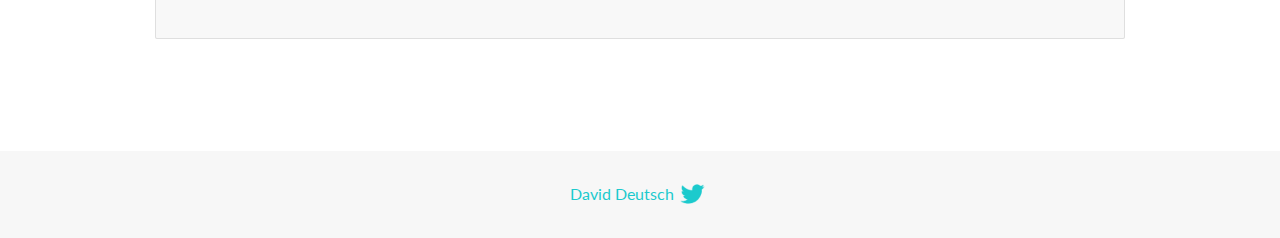
<file: OwlCarousel2-2.3.4/docs/demos/basic.html>
<!DOCTYPE html>
<html lang="en">
  <head>

    <!-- head -->
    <meta charset="utf-8">
    <meta name="msapplication-tap-highlight" content="no" />
    <meta name="viewport" content="width=device-width, initial-scale=1.0" />
    <meta name="description" content="Basic usage demo">
    <meta name="author" content="David Deutsch">
    <title>
      Basic Demo | Owl Carousel | 2.3.4
    </title>

    <!-- Stylesheets -->
    <link href='https://fonts.googleapis.com/css?family=Lato:300,400,700,400italic,300italic' rel='stylesheet' type='text/css'>
    <link rel="stylesheet" href="../assets/css/docs.theme.min.css">

    <!-- Owl Stylesheets -->
    <link rel="stylesheet" href="../assets/owlcarousel/assets/owl.carousel.min.css">
    <link rel="stylesheet" href="../assets/owlcarousel/assets/owl.theme.default.min.css">

    <!-- HTML5 shim and Respond.js IE8 support of HTML5 elements and media queries -->

    <!--[if lt IE 9]>
      <script src="https://oss.maxcdn.com/libs/html5shiv/3.7.0/html5shiv.js"></script>
      <script src="https://oss.maxcdn.com/libs/respond.js/1.3.0/respond.min.js"></script>
    <![endif]-->

    <!-- Favicons -->
    <link rel="apple-touch-icon-precomposed" sizes="144x144" href="../assets/ico/apple-touch-icon-144-precomposed.png">
    <link rel="shortcut icon" href="../assets/ico/favicon.png">
    <link rel="shortcut icon" href="favicon.ico">

    <!-- Yeah i know js should not be in header. Its required for demos.-->

    <!-- javascript -->
    <script src="../assets/vendors/jquery.min.js"></script>
    <script src="../assets/owlcarousel/owl.carousel.js"></script>
  </head>
  <body>

    <!-- header -->
    <header class="header">
      <div class="row">
        <div class="large-12 columns">
          <div class="brand left">
            <h3>
              <a href="/OwlCarousel2/">owl.carousel.js</a> 
            </h3>
          </div>
          <a id="toggle-nav" class="right">
            <span></span> <span></span> <span></span> 
          </a> 
          <div class="nav-bar">
            <ul class="clearfix">
              <li> <a href="/OwlCarousel2/index.html">Home</a>  </li>
              <li class="active">
                <a href="/OwlCarousel2/demos/demos.html">Demos</a> 
              </li>
              <li> <a href="/OwlCarousel2/docs/started-welcome.html">Docs</a>  </li>
              <li>
                <a href="https://github.com/OwlCarousel2/OwlCarousel2/archive/2.3.4.zip">Download</a> 
                <span class="download"></span> 
              </li>
            </ul>
          </div>
        </div>
      </div>
    </header>

    <!-- title -->
    <section class="title">
      <div class="row">
        <div class="large-12 columns">
          <h1>Basic</h1>
        </div>
      </div>
    </section>

    <!--  Demos -->
    <section id="demos">
      <div class="row">
        <div class="large-12 columns">
          <div class="owl-carousel owl-theme">
            <div class="item">
              <h4>1</h4>
            </div>
            <div class="item">
              <h4>2</h4>
            </div>
            <div class="item">
              <h4>3</h4>
            </div>
            <div class="item">
              <h4>4</h4>
            </div>
            <div class="item">
              <h4>5</h4>
            </div>
            <div class="item">
              <h4>6</h4>
            </div>
            <div class="item">
              <h4>7</h4>
            </div>
            <div class="item">
              <h4>8</h4>
            </div>
            <div class="item">
              <h4>9</h4>
            </div>
            <div class="item">
              <h4>10</h4>
            </div>
            <div class="item">
              <h4>11</h4>
            </div>
            <div class="item">
              <h4>12</h4>
            </div>
          </div>
          <h3 id="overview">Overview</h3>
          <p>Basic usage of Owl Carousel. I used <code>loop:true</code> and <code>margin:10</code>. The structure works with any kind of DOM element. In all of my examples i used <code>&lt;div class=&quot;item&quot;&gt;...&lt;/div&gt;</code> but you could
            put any other element <code>div/span/a/img...</code></p>
          <h3 id="setup">Setup</h3>
          <pre><code>$(&#39;.owl-carousel&#39;).owlCarousel({
    loop:true,
    margin:10,
    nav:true,
    responsive:{
        0:{
            items:1
        },
        600:{
            items:3
        },
        1000:{
            items:5
        }
    }
})</code></pre>
          <h3 id="html">html</h3>
          <pre><code>&lt;div class=&quot;owl-carousel owl-theme&quot;&gt;
    &lt;div class=&quot;item&quot;&gt;&lt;h4&gt;1&lt;/h4&gt;&lt;/div&gt;
    &lt;div class=&quot;item&quot;&gt;&lt;h4&gt;2&lt;/h4&gt;&lt;/div&gt;
    &lt;div class=&quot;item&quot;&gt;&lt;h4&gt;3&lt;/h4&gt;&lt;/div&gt;
    &lt;div class=&quot;item&quot;&gt;&lt;h4&gt;4&lt;/h4&gt;&lt;/div&gt;
    &lt;div class=&quot;item&quot;&gt;&lt;h4&gt;5&lt;/h4&gt;&lt;/div&gt;
    &lt;div class=&quot;item&quot;&gt;&lt;h4&gt;6&lt;/h4&gt;&lt;/div&gt;
    &lt;div class=&quot;item&quot;&gt;&lt;h4&gt;7&lt;/h4&gt;&lt;/div&gt;
    &lt;div class=&quot;item&quot;&gt;&lt;h4&gt;8&lt;/h4&gt;&lt;/div&gt;
    &lt;div class=&quot;item&quot;&gt;&lt;h4&gt;9&lt;/h4&gt;&lt;/div&gt;
    &lt;div class=&quot;item&quot;&gt;&lt;h4&gt;10&lt;/h4&gt;&lt;/div&gt;
    &lt;div class=&quot;item&quot;&gt;&lt;h4&gt;11&lt;/h4&gt;&lt;/div&gt;
    &lt;div class=&quot;item&quot;&gt;&lt;h4&gt;12&lt;/h4&gt;&lt;/div&gt;
&lt;/div&gt;</code></pre>
          <script>
            $(document).ready(function() {
              var owl = $('.owl-carousel');
              owl.owlCarousel({
                margin: 10,
                nav: true,
                loop: true,
                responsive: {
                  0: {
                    items: 1
                  },
                  600: {
                    items: 3
                  },
                  1000: {
                    items: 5
                  }
                }
              })
            })
          </script>
        </div>
      </div>
    </section>

    <!-- footer -->
    <footer class="footer">
      <div class="row">
        <div class="large-12 columns">
          <h5>
            <a href="/OwlCarousel2/docs/support-contact.html">David Deutsch</a> 
            <a id="custom-tweet-button" href="https://twitter.com/share?url=https://github.com/OwlCarousel2/OwlCarousel2&text=Owl Carousel - This is so awesome! " target="_blank"></a> 
          </h5>
        </div>
      </div>
    </footer>

    <!-- vendors -->
    <script src="../assets/vendors/highlight.js"></script>
    <script src="../assets/js/app.js"></script>
  </body>
</html>
</file>
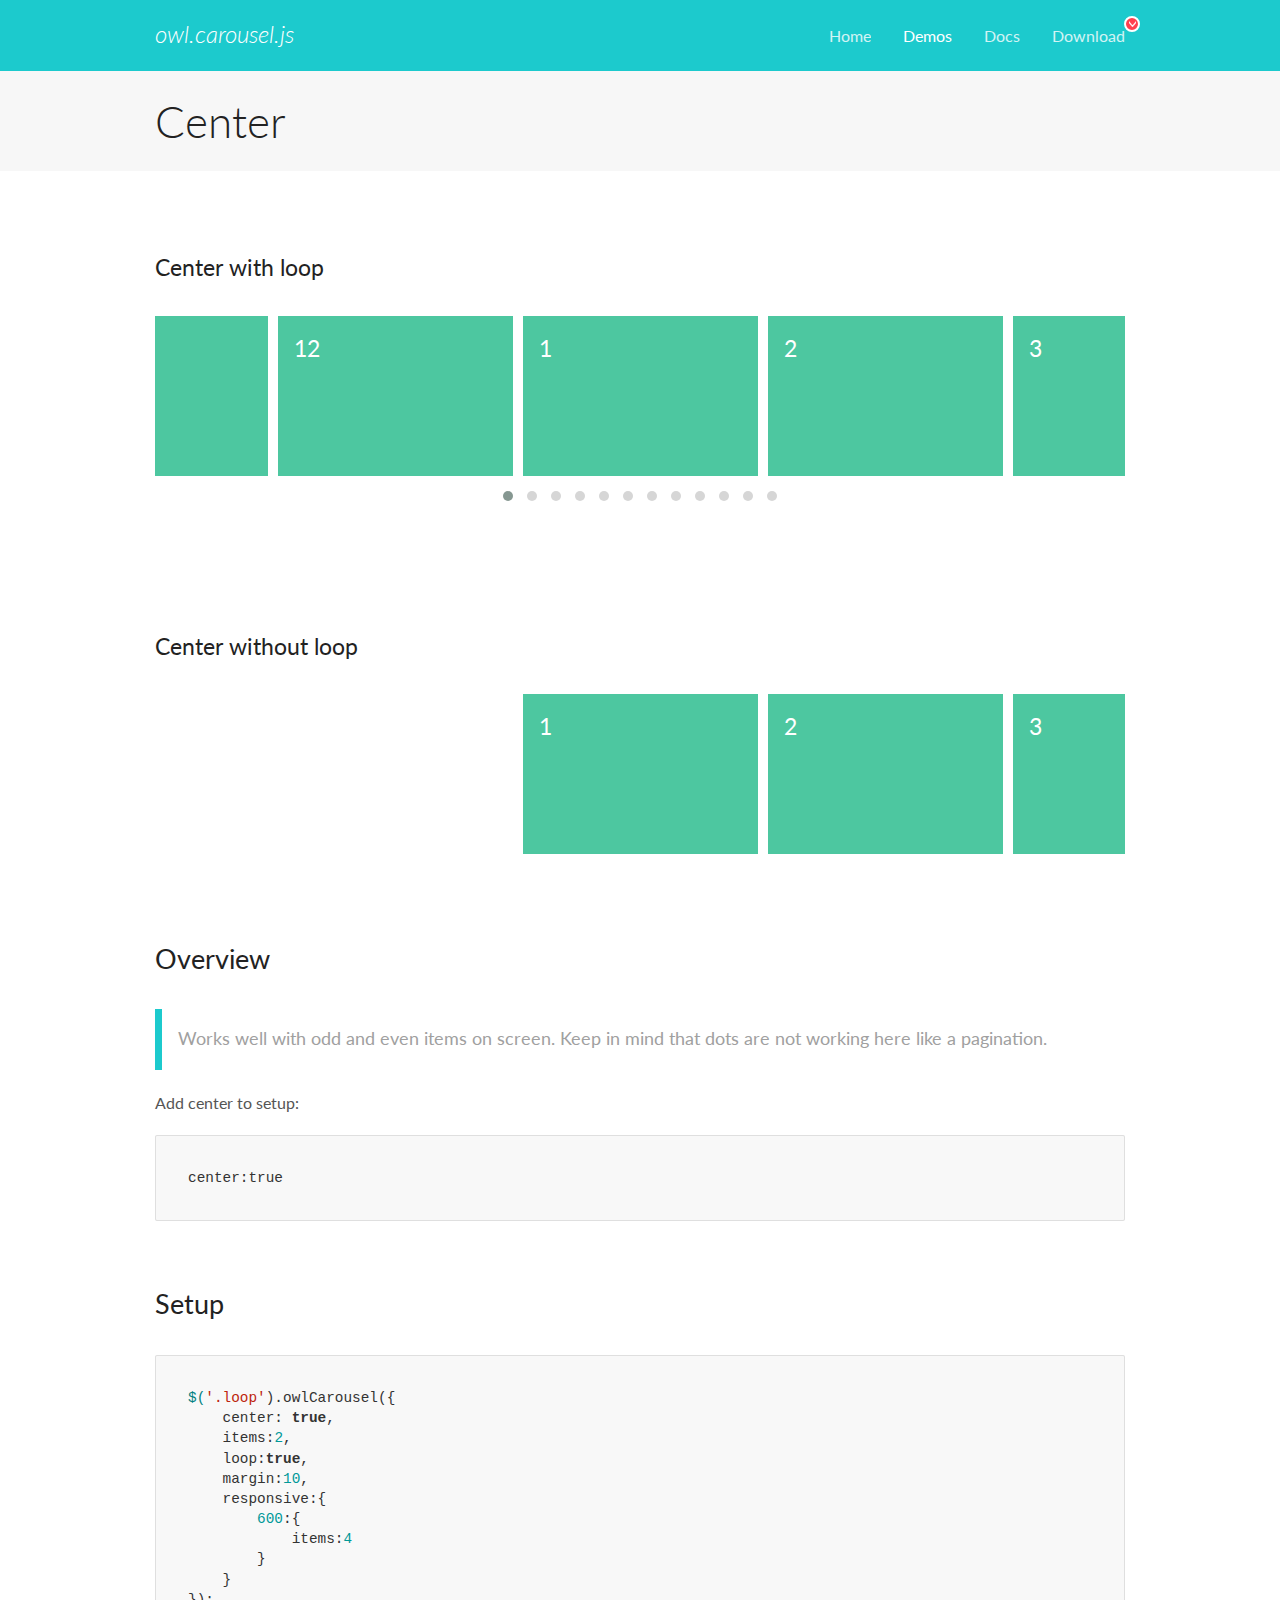
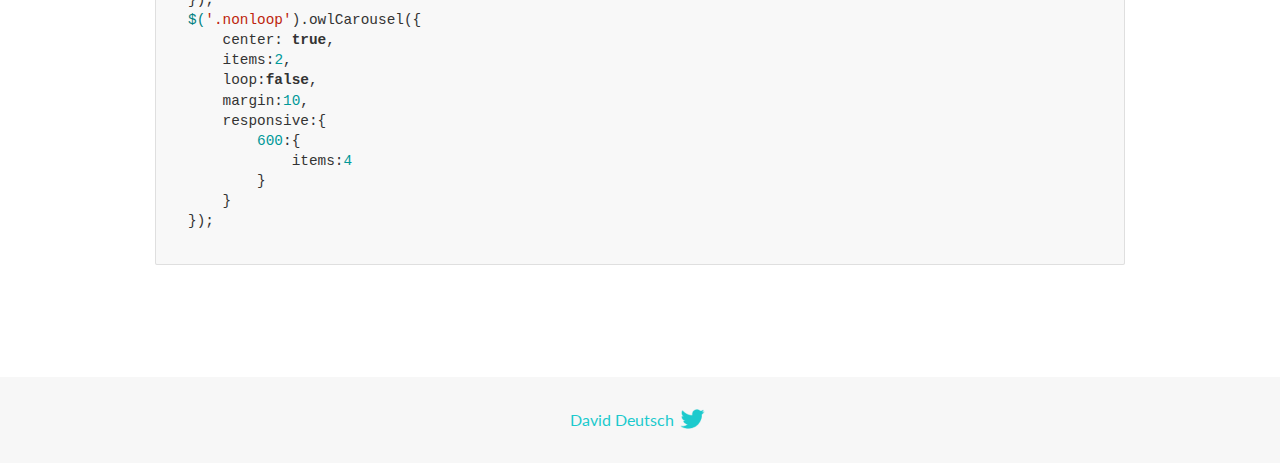
<file: OwlCarousel2-2.3.4/docs/demos/center.html>
<!DOCTYPE html>
<html lang="en">
  <head>

    <!-- head -->
    <meta charset="utf-8">
    <meta name="msapplication-tap-highlight" content="no" />
    <meta name="viewport" content="width=device-width, initial-scale=1.0" />
    <meta name="description" content="Center carousel">
    <meta name="author" content="David Deutsch">
    <title>
      Center Demo | Owl Carousel | 2.3.4
    </title>

    <!-- Stylesheets -->
    <link href='https://fonts.googleapis.com/css?family=Lato:300,400,700,400italic,300italic' rel='stylesheet' type='text/css'>
    <link rel="stylesheet" href="../assets/css/docs.theme.min.css">

    <!-- Owl Stylesheets -->
    <link rel="stylesheet" href="../assets/owlcarousel/assets/owl.carousel.min.css">
    <link rel="stylesheet" href="../assets/owlcarousel/assets/owl.theme.default.min.css">

    <!-- HTML5 shim and Respond.js IE8 support of HTML5 elements and media queries -->

    <!--[if lt IE 9]>
      <script src="https://oss.maxcdn.com/libs/html5shiv/3.7.0/html5shiv.js"></script>
      <script src="https://oss.maxcdn.com/libs/respond.js/1.3.0/respond.min.js"></script>
    <![endif]-->

    <!-- Favicons -->
    <link rel="apple-touch-icon-precomposed" sizes="144x144" href="../assets/ico/apple-touch-icon-144-precomposed.png">
    <link rel="shortcut icon" href="../assets/ico/favicon.png">
    <link rel="shortcut icon" href="favicon.ico">

    <!-- Yeah i know js should not be in header. Its required for demos.-->

    <!-- javascript -->
    <script src="../assets/vendors/jquery.min.js"></script>
    <script src="../assets/owlcarousel/owl.carousel.js"></script>
  </head>
  <body>

    <!-- header -->
    <header class="header">
      <div class="row">
        <div class="large-12 columns">
          <div class="brand left">
            <h3>
              <a href="/OwlCarousel2/">owl.carousel.js</a> 
            </h3>
          </div>
          <a id="toggle-nav" class="right">
            <span></span> <span></span> <span></span> 
          </a> 
          <div class="nav-bar">
            <ul class="clearfix">
              <li> <a href="/OwlCarousel2/index.html">Home</a>  </li>
              <li class="active">
                <a href="/OwlCarousel2/demos/demos.html">Demos</a> 
              </li>
              <li> <a href="/OwlCarousel2/docs/started-welcome.html">Docs</a>  </li>
              <li>
                <a href="https://github.com/OwlCarousel2/OwlCarousel2/archive/2.3.4.zip">Download</a> 
                <span class="download"></span> 
              </li>
            </ul>
          </div>
        </div>
      </div>
    </header>

    <!-- title -->
    <section class="title">
      <div class="row">
        <div class="large-12 columns">
          <h1>Center</h1>
        </div>
      </div>
    </section>

    <!--  Demos -->
    <section id="demos">
      <div class="row">
        <div class="large-12 columns">
          <h4 id="center-with-loop">Center with loop</h4>
          <div class="loop owl-carousel owl-theme">
            <div class="item">
              <h4>1</h4>
            </div>
            <div class="item">
              <h4>2</h4>
            </div>
            <div class="item">
              <h4>3</h4>
            </div>
            <div class="item">
              <h4>4</h4>
            </div>
            <div class="item">
              <h4>5</h4>
            </div>
            <div class="item">
              <h4>6</h4>
            </div>
            <div class="item">
              <h4>7</h4>
            </div>
            <div class="item">
              <h4>8</h4>
            </div>
            <div class="item">
              <h4>9</h4>
            </div>
            <div class="item">
              <h4>10</h4>
            </div>
            <div class="item">
              <h4>11</h4>
            </div>
            <div class="item">
              <h4>12</h4>
            </div>
          </div>
          <br>
          <h4 id="center-without-loop">Center without loop</h4>
          <div class="nonloop owl-carousel">
            <div class="item">
              <h4>1</h4>
            </div>
            <div class="item">
              <h4>2</h4>
            </div>
            <div class="item">
              <h4>3</h4>
            </div>
            <div class="item">
              <h4>4</h4>
            </div>
            <div class="item">
              <h4>5</h4>
            </div>
            <div class="item">
              <h4>6</h4>
            </div>
            <div class="item">
              <h4>7</h4>
            </div>
            <div class="item">
              <h4>8</h4>
            </div>
            <div class="item">
              <h4>9</h4>
            </div>
            <div class="item">
              <h4>10</h4>
            </div>
            <div class="item">
              <h4>11</h4>
            </div>
            <div class="item">
              <h4>12</h4>
            </div>
          </div>
          <h3 id="overview">Overview</h3>
          <blockquote>
            <p>Works well with odd and even items on screen. Keep in mind that dots are not working here like a pagination.</p>
          </blockquote>
          <p>Add center to setup:</p>
          <pre><code>center:true</code></pre>
          <h3 id="setup">Setup</h3>
          <pre><code>$(&#39;.loop&#39;).owlCarousel({
    center: true,
    items:2,
    loop:true,
    margin:10,
    responsive:{
        600:{
            items:4
        }
    }
});
$(&#39;.nonloop&#39;).owlCarousel({
    center: true,
    items:2,
    loop:false,
    margin:10,
    responsive:{
        600:{
            items:4
        }
    }
});</code></pre>
          <script>
            jQuery(document).ready(function($) {
              $('.loop').owlCarousel({
                center: true,
                items: 2,
                loop: true,
                margin: 10,
                responsive: {
                  600: {
                    items: 4
                  }
                }
              });
              $('.nonloop').owlCarousel({
                center: true,
                items: 2,
                loop: false,
                margin: 10,
                responsive: {
                  600: {
                    items: 4
                  }
                }
              });
            });
          </script>
        </div>
      </div>
    </section>

    <!-- footer -->
    <footer class="footer">
      <div class="row">
        <div class="large-12 columns">
          <h5>
            <a href="/OwlCarousel2/docs/support-contact.html">David Deutsch</a> 
            <a id="custom-tweet-button" href="https://twitter.com/share?url=https://github.com/OwlCarousel2/OwlCarousel2&text=Owl Carousel - This is so awesome! " target="_blank"></a> 
          </h5>
        </div>
      </div>
    </footer>

    <!-- vendors -->
    <script src="../assets/vendors/highlight.js"></script>
    <script src="../assets/js/app.js"></script>
  </body>
</html>
</file>
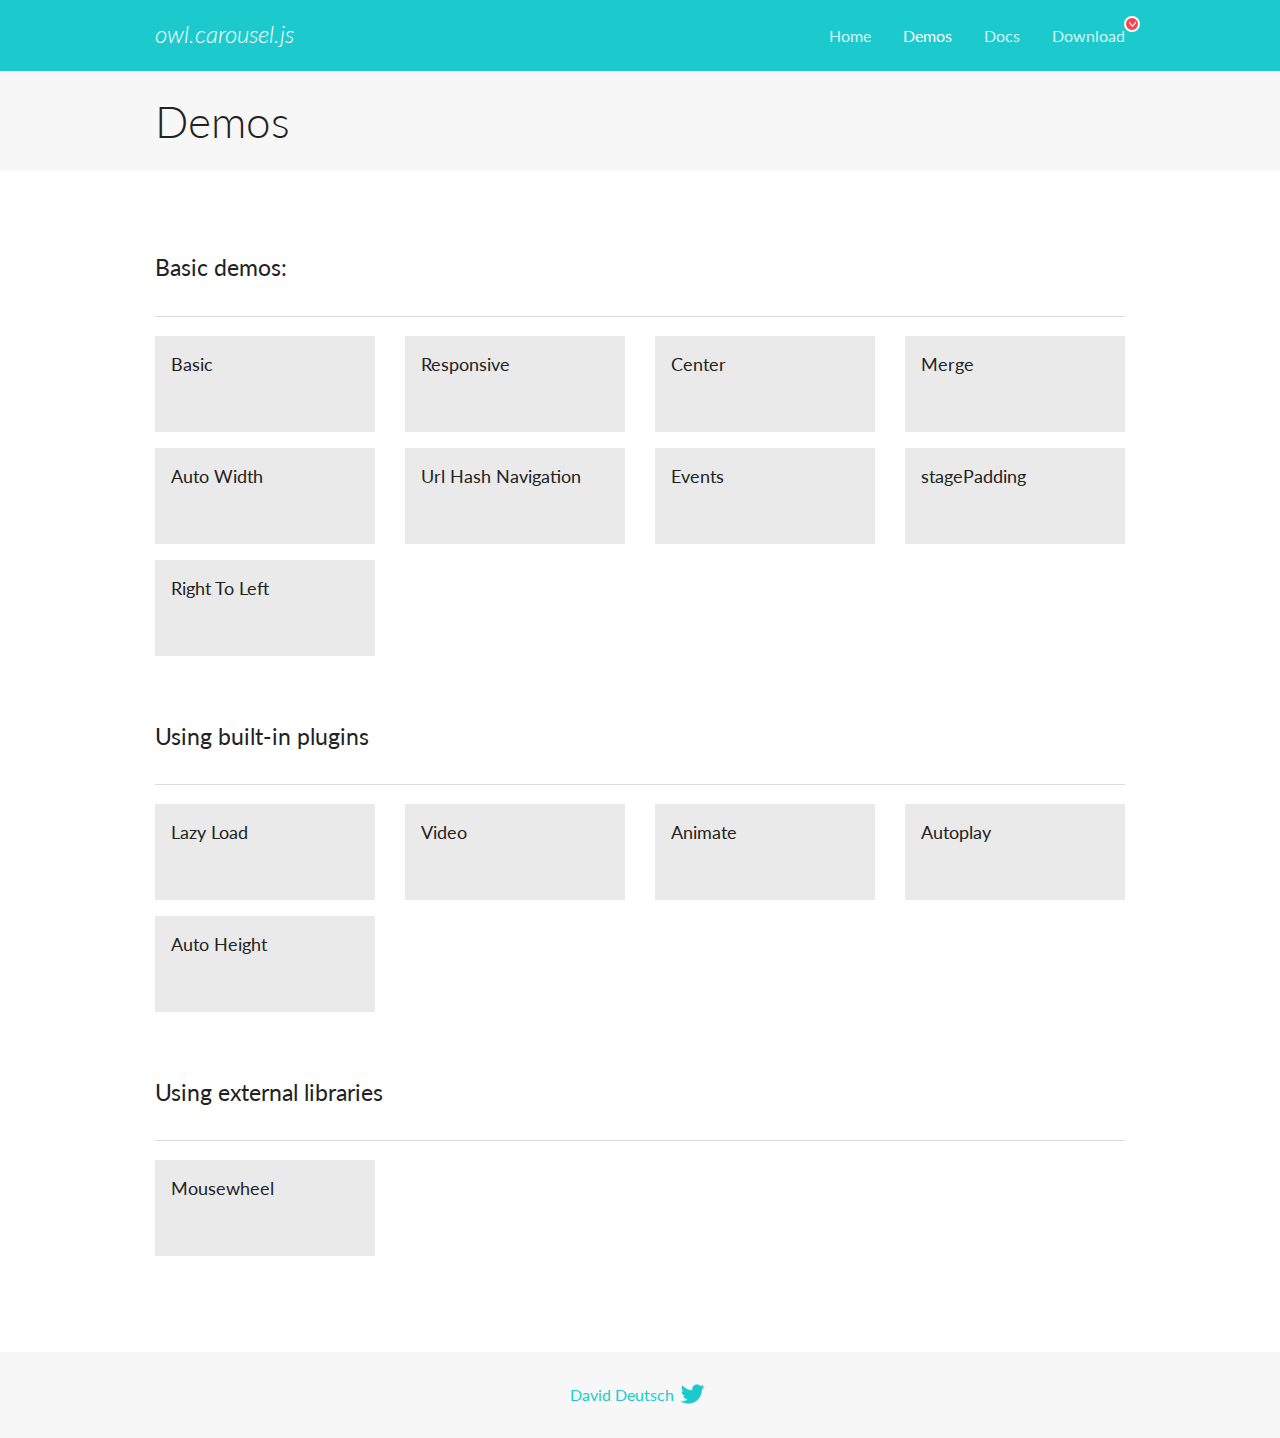
<file: OwlCarousel2-2.3.4/docs/demos/demos.html>
<!DOCTYPE html>
<html lang="en">
  <head>

    <!-- head -->
    <meta charset="utf-8">
    <meta name="msapplication-tap-highlight" content="no" />
    <meta name="viewport" content="width=device-width, initial-scale=1.0" />
    <meta name="description" content="A list of Owl Carousel examples.">
    <meta name="author" content="David Deutsch">
    <title>
      Demos | Owl Carousel | 2.3.4
    </title>

    <!-- Stylesheets -->
    <link href='https://fonts.googleapis.com/css?family=Lato:300,400,700,400italic,300italic' rel='stylesheet' type='text/css'>
    <link rel="stylesheet" href="../assets/css/docs.theme.min.css">

    <!-- Owl Stylesheets -->
    <link rel="stylesheet" href="../assets/owlcarousel/assets/owl.carousel.min.css">
    <link rel="stylesheet" href="../assets/owlcarousel/assets/owl.theme.default.min.css">

    <!-- HTML5 shim and Respond.js IE8 support of HTML5 elements and media queries -->

    <!--[if lt IE 9]>
      <script src="https://oss.maxcdn.com/libs/html5shiv/3.7.0/html5shiv.js"></script>
      <script src="https://oss.maxcdn.com/libs/respond.js/1.3.0/respond.min.js"></script>
    <![endif]-->

    <!-- Favicons -->
    <link rel="apple-touch-icon-precomposed" sizes="144x144" href="../assets/ico/apple-touch-icon-144-precomposed.png">
    <link rel="shortcut icon" href="../assets/ico/favicon.png">
    <link rel="shortcut icon" href="favicon.ico">

    <!-- Yeah i know js should not be in header. Its required for demos.-->

    <!-- javascript -->
    <script src="../assets/vendors/jquery.min.js"></script>
    <script src="../assets/owlcarousel/owl.carousel.js"></script>
  </head>
  <body>

    <!-- header -->
    <header class="header">
      <div class="row">
        <div class="large-12 columns">
          <div class="brand left">
            <h3>
              <a href="/OwlCarousel2/">owl.carousel.js</a> 
            </h3>
          </div>
          <a id="toggle-nav" class="right">
            <span></span> <span></span> <span></span> 
          </a> 
          <div class="nav-bar">
            <ul class="clearfix">
              <li> <a href="/OwlCarousel2/index.html">Home</a>  </li>
              <li class="active">
                <a href="/OwlCarousel2/demos/demos.html">Demos</a> 
              </li>
              <li> <a href="/OwlCarousel2/docs/started-welcome.html">Docs</a>  </li>
              <li>
                <a href="https://github.com/OwlCarousel2/OwlCarousel2/archive/2.3.4.zip">Download</a> 
                <span class="download"></span> 
              </li>
            </ul>
          </div>
        </div>
      </div>
    </header>

    <!-- title -->
    <section class="title">
      <div class="row">
        <div class="large-12 columns">
          <h1>Demos</h1>
        </div>
      </div>
    </section>

    <!--  Demos -->
    <section id="demos">
      <div class="row">
        <div class="large-12 columns">
          <h4 id="basic-demos-">Basic demos:</h4>
          <hr>
          <div class="demo-list">
            <div class="row">
              <div class="small-6 medium-4 large-3 columns">
                <a href="basic.html" class="demo-block">
                  <h5>Basic </h5>
                </a> 
              </div>
              <div class="small-6 medium-4 large-3 columns">
                <a href="responsive.html" class="demo-block">
                  <h5>Responsive </h5>
                </a> 
              </div>
              <div class="small-6 medium-4 large-3 columns">
                <a href="center.html" class="demo-block">
                  <h5>Center </h5>
                </a> 
              </div>
              <div class="small-6 medium-4 large-3 columns">
                <a href="merge.html" class="demo-block">
                  <h5>Merge </h5>
                </a> 
              </div>
              <div class="small-6 medium-4 large-3 columns">
                <a href="autowidth.html" class="demo-block">
                  <h5>Auto Width </h5>
                </a> 
              </div>
              <div class="small-6 medium-4 large-3 columns">
                <a href="urlhashnav.html" class="demo-block">
                  <h5>Url Hash Navigation </h5>
                </a> 
              </div>
              <div class="small-6 medium-4 large-3 columns">
                <a href="events.html" class="demo-block">
                  <h5>Events </h5>
                </a> 
              </div>
              <div class="small-6 medium-4 large-3 columns">
                <a href="stagepadding.html" class="demo-block">
                  <h5>stagePadding </h5>
                </a> 
              </div>
              <div class="small-6 medium-4 large-3 columns">
                <a href="rtl.html" class="demo-block">
                  <h5>Right To Left </h5>
                </a> 
              </div>
            </div>
          </div>
          <h4 id="using-built-in-plugins">Using built-in plugins</h4>
          <hr>
          <div class="demo-list">
            <div class="row">
              <div class="small-6 medium-4 large-3 columns">
                <a href="lazyLoad.html" class="demo-block">
                  <h5>Lazy Load </h5>
                </a> 
              </div>
              <div class="small-6 medium-4 large-3 columns">
                <a href="video.html" class="demo-block">
                  <h5>Video </h5>
                </a> 
              </div>
              <div class="small-6 medium-4 large-3 columns">
                <a href="animate.html" class="demo-block">
                  <h5>Animate </h5>
                </a> 
              </div>
              <div class="small-6 medium-4 large-3 columns">
                <a href="autoplay.html" class="demo-block">
                  <h5>Autoplay </h5>
                </a> 
              </div>
              <div class="small-6 medium-4 large-3 columns">
                <a href="autoheight.html" class="demo-block">
                  <h5>Auto Height </h5>
                </a> 
              </div>
            </div>
          </div>
          <h4 id="using-external-libraries">Using external libraries</h4>
          <hr>
          <div class="demo-list">
            <div class="row">
              <div class="small-6 medium-4 large-3 columns">
                <a href="mousewheel.html" class="demo-block">
                  <h5>Mousewheel </h5>
                </a> 
              </div>
            </div>
          </div>
        </div>
      </div>
    </section>

    <!-- footer -->
    <footer class="footer">
      <div class="row">
        <div class="large-12 columns">
          <h5>
            <a href="/OwlCarousel2/docs/support-contact.html">David Deutsch</a> 
            <a id="custom-tweet-button" href="https://twitter.com/share?url=https://github.com/OwlCarousel2/OwlCarousel2&text=Owl Carousel - This is so awesome! " target="_blank"></a> 
          </h5>
        </div>
      </div>
    </footer>

    <!-- vendors -->
    <script src="../assets/vendors/highlight.js"></script>
    <script src="../assets/js/app.js"></script>
  </body>
</html>
</file>
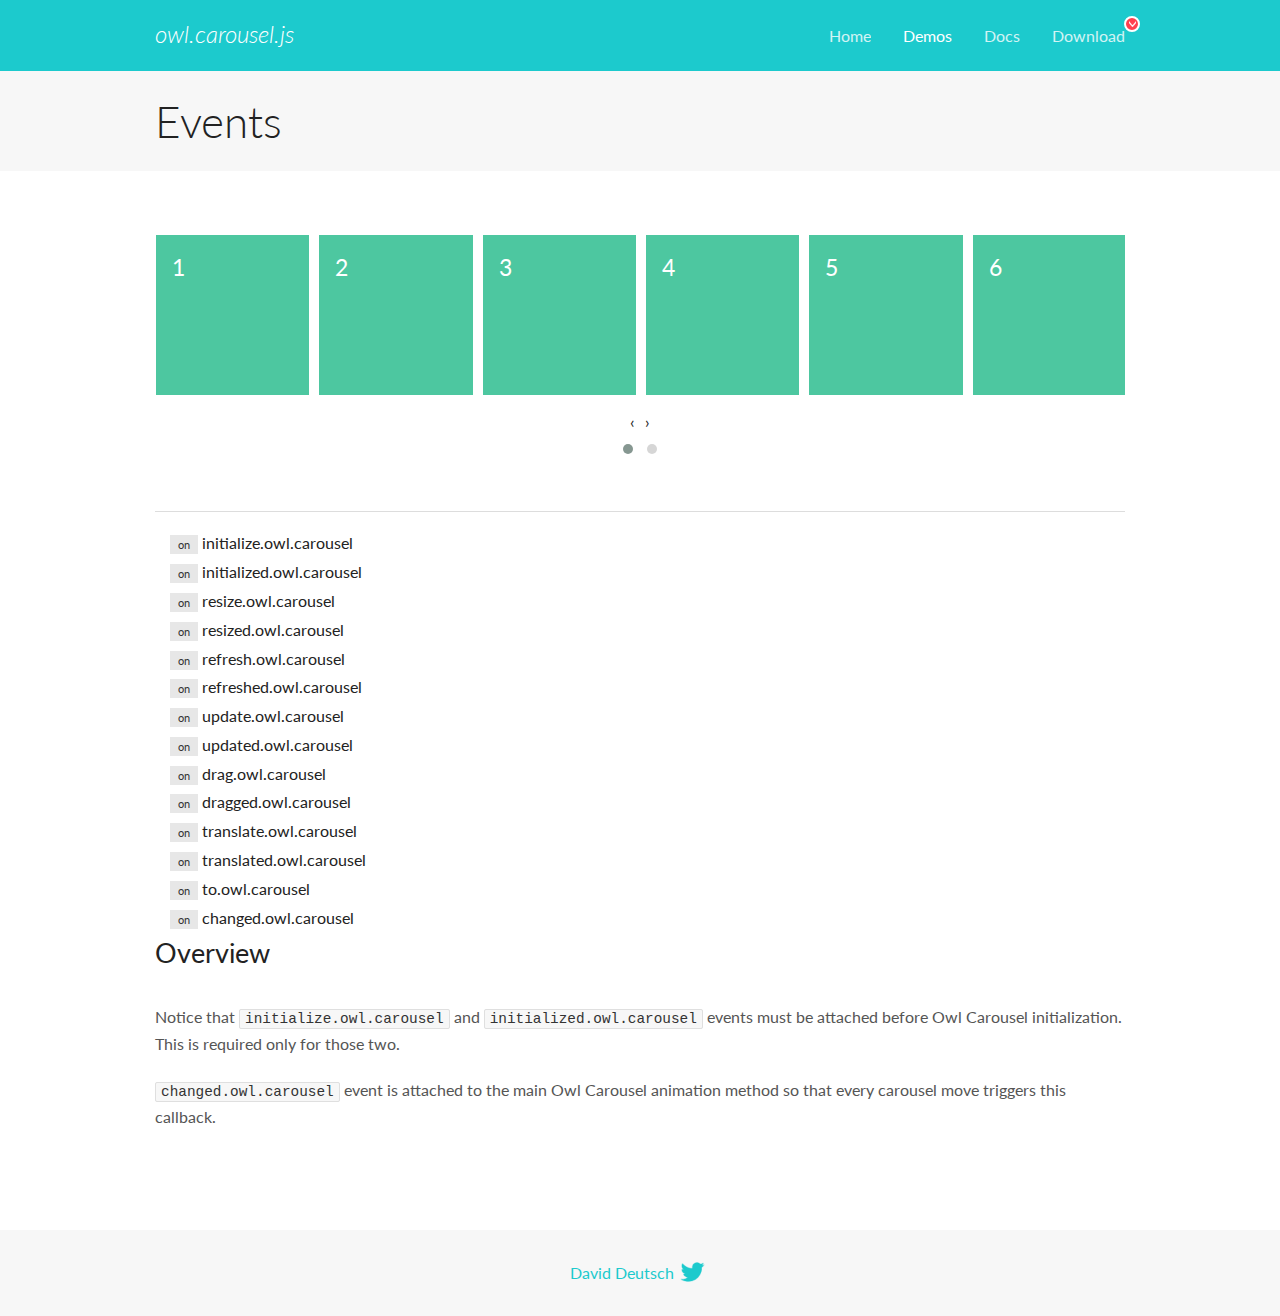
<file: OwlCarousel2-2.3.4/docs/demos/events.html>
<!DOCTYPE html>
<html lang="en">
  <head>

    <!-- head -->
    <meta charset="utf-8">
    <meta name="msapplication-tap-highlight" content="no" />
    <meta name="viewport" content="width=device-width, initial-scale=1.0" />
    <meta name="description" content="Events usage demo">
    <meta name="author" content="David Deutsch">
    <title>
      Events Demo | Owl Carousel | 2.3.4
    </title>

    <!-- Stylesheets -->
    <link href='https://fonts.googleapis.com/css?family=Lato:300,400,700,400italic,300italic' rel='stylesheet' type='text/css'>
    <link rel="stylesheet" href="../assets/css/docs.theme.min.css">

    <!-- Owl Stylesheets -->
    <link rel="stylesheet" href="../assets/owlcarousel/assets/owl.carousel.min.css">
    <link rel="stylesheet" href="../assets/owlcarousel/assets/owl.theme.default.min.css">

    <!-- HTML5 shim and Respond.js IE8 support of HTML5 elements and media queries -->

    <!--[if lt IE 9]>
      <script src="https://oss.maxcdn.com/libs/html5shiv/3.7.0/html5shiv.js"></script>
      <script src="https://oss.maxcdn.com/libs/respond.js/1.3.0/respond.min.js"></script>
    <![endif]-->

    <!-- Favicons -->
    <link rel="apple-touch-icon-precomposed" sizes="144x144" href="../assets/ico/apple-touch-icon-144-precomposed.png">
    <link rel="shortcut icon" href="../assets/ico/favicon.png">
    <link rel="shortcut icon" href="favicon.ico">

    <!-- Yeah i know js should not be in header. Its required for demos.-->

    <!-- javascript -->
    <script src="../assets/vendors/jquery.min.js"></script>
    <script src="../assets/owlcarousel/owl.carousel.js"></script>
  </head>
  <body>

    <!-- header -->
    <header class="header">
      <div class="row">
        <div class="large-12 columns">
          <div class="brand left">
            <h3>
              <a href="/OwlCarousel2/">owl.carousel.js</a> 
            </h3>
          </div>
          <a id="toggle-nav" class="right">
            <span></span> <span></span> <span></span> 
          </a> 
          <div class="nav-bar">
            <ul class="clearfix">
              <li> <a href="/OwlCarousel2/index.html">Home</a>  </li>
              <li class="active">
                <a href="/OwlCarousel2/demos/demos.html">Demos</a> 
              </li>
              <li> <a href="/OwlCarousel2/docs/started-welcome.html">Docs</a>  </li>
              <li>
                <a href="https://github.com/OwlCarousel2/OwlCarousel2/archive/2.3.4.zip">Download</a> 
                <span class="download"></span> 
              </li>
            </ul>
          </div>
        </div>
      </div>
    </header>

    <!-- title -->
    <section class="title">
      <div class="row">
        <div class="large-12 columns">
          <h1>Events</h1>
        </div>
      </div>
    </section>

    <!--  Demos -->
    <section id="demos">
      <div class="row">
        <div class="large-12 columns">
          <div class="owl-carousel owl-theme">
            <div class="item">
              <h4>1</h4>
            </div>
            <div class="item">
              <h4>2</h4>
            </div>
            <div class="item">
              <h4>3</h4>
            </div>
            <div class="item">
              <h4>4</h4>
            </div>
            <div class="item">
              <h4>5</h4>
            </div>
            <div class="item">
              <h4>6</h4>
            </div>
            <div class="item">
              <h4>7</h4>
            </div>
            <div class="item">
              <h4>8</h4>
            </div>
            <div class="item">
              <h4>9</h4>
            </div>
            <div class="item">
              <h4>10</h4>
            </div>
            <div class="item">
              <h4>11</h4>
            </div>
            <div class="item">
              <h4>12</h4>
            </div>
          </div>
          <hr>
          <div class="large-12 columns callbacks">
            <div><span class="label secondary initialize">on</span>  initialize.owl.carousel </div>
            <div><span class="label secondary initialized">on</span>  initialized.owl.carousel </div>
            <div><span class="label secondary resize">on</span>  resize.owl.carousel </div>
            <div><span class="label secondary resized">on</span>  resized.owl.carousel </div>
            <div><span class="label secondary refresh">on</span>  refresh.owl.carousel </div>
            <div><span class="label secondary refreshed">on</span>  refreshed.owl.carousel </div>
            <div><span class="label secondary update">on</span>  update.owl.carousel </div>
            <div><span class="label secondary updated">on</span>  updated.owl.carousel </div>
            <div><span class="label secondary drag">on</span>  drag.owl.carousel </div>
            <div><span class="label secondary dragged">on</span>  dragged.owl.carousel </div>
            <div><span class="label secondary translate">on</span>  translate.owl.carousel </div>
            <div><span class="label secondary translated">on</span>  translated.owl.carousel </div>
            <div><span class="label secondary to">on</span>  to.owl.carousel </div>
            <div><span class="label secondary changed">on</span>  changed.owl.carousel </div>
          </div>
          <h3 id="overview">Overview</h3>
          <p>Notice that <code>initialize.owl.carousel</code> and <code>initialized.owl.carousel</code> events must be attached before Owl Carousel initialization. This is required only for those two.</p>
          <p><code>changed.owl.carousel</code> event is attached to the main Owl Carousel animation method so that every carousel move triggers this callback.</p>
          <script>
            jQuery(document).ready(function($) {
              var owl = $('.owl-carousel');
              owl.on('initialize.owl.carousel initialized.owl.carousel ' +
                'initialize.owl.carousel initialize.owl.carousel ' +
                'resize.owl.carousel resized.owl.carousel ' +
                'refresh.owl.carousel refreshed.owl.carousel ' +
                'update.owl.carousel updated.owl.carousel ' +
                'drag.owl.carousel dragged.owl.carousel ' +
                'translate.owl.carousel translated.owl.carousel ' +
                'to.owl.carousel changed.owl.carousel',
                function(e) {
                  $('.' + e.type)
                    .removeClass('secondary')
                    .addClass('success');
                  window.setTimeout(function() {
                    $('.' + e.type)
                      .removeClass('success')
                      .addClass('secondary');
                  }, 500);
                });
              owl.owlCarousel({
                loop: true,
                nav: true,
                lazyLoad: true,
                margin: 10,
                video: true,
                responsive: {
                  0: {
                    items: 1
                  },
                  600: {
                    items: 3
                  },
                  960: {
                    items: 5,
                  },
                  1200: {
                    items: 6
                  }
                }
              });
            });
          </script>
        </div>
      </div>
    </section>

    <!-- footer -->
    <footer class="footer">
      <div class="row">
        <div class="large-12 columns">
          <h5>
            <a href="/OwlCarousel2/docs/support-contact.html">David Deutsch</a> 
            <a id="custom-tweet-button" href="https://twitter.com/share?url=https://github.com/OwlCarousel2/OwlCarousel2&text=Owl Carousel - This is so awesome! " target="_blank"></a> 
          </h5>
        </div>
      </div>
    </footer>

    <!-- vendors -->
    <script src="../assets/vendors/highlight.js"></script>
    <script src="../assets/js/app.js"></script>
  </body>
</html>
</file>
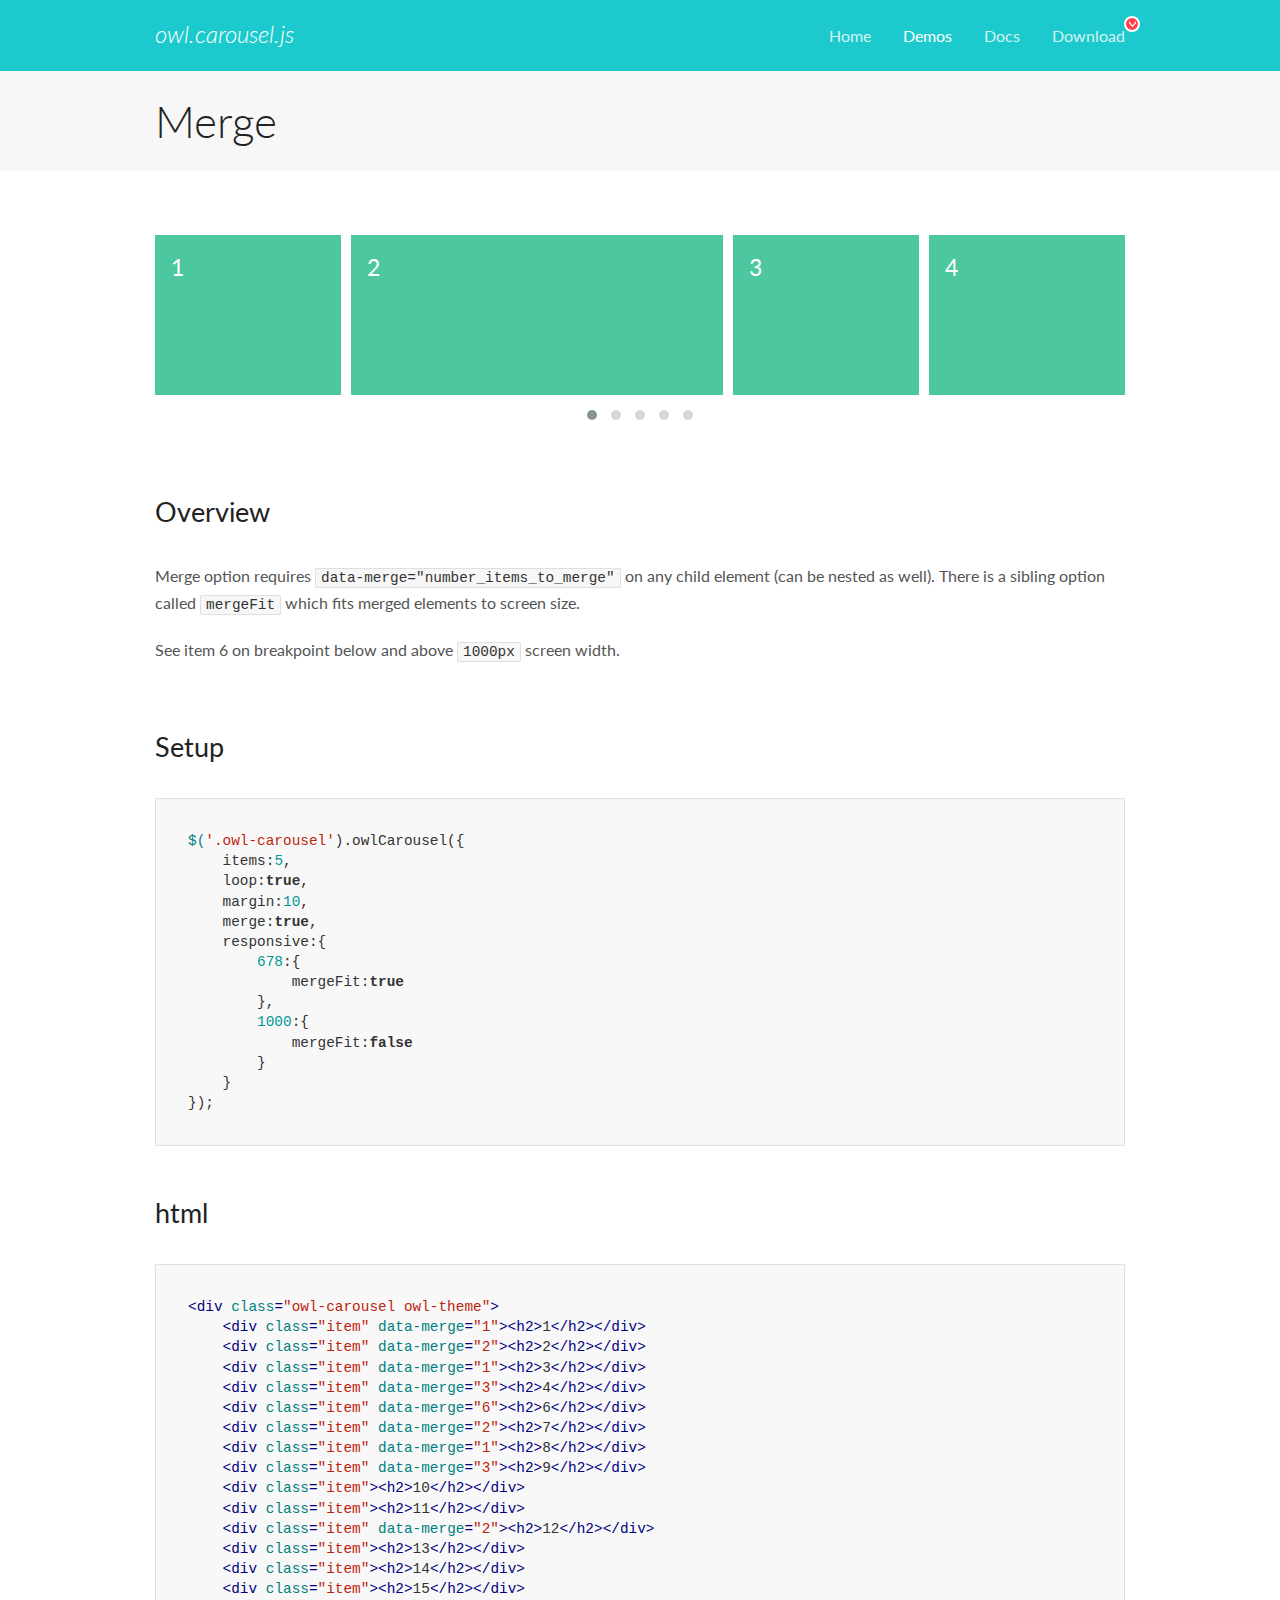
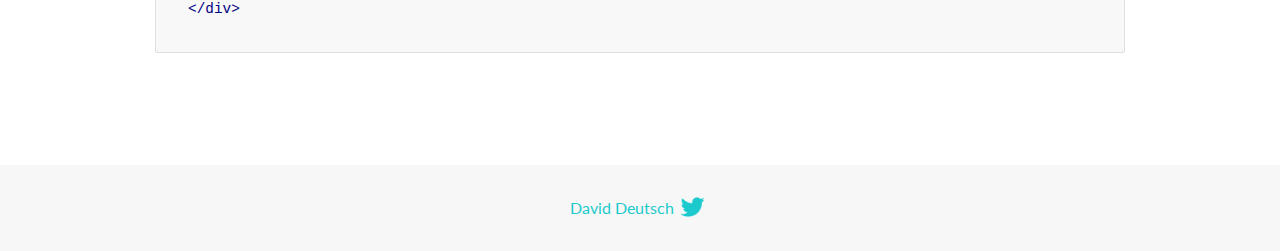
<file: OwlCarousel2-2.3.4/docs/demos/merge.html>
<!DOCTYPE html>
<html lang="en">
  <head>

    <!-- head -->
    <meta charset="utf-8">
    <meta name="msapplication-tap-highlight" content="no" />
    <meta name="viewport" content="width=device-width, initial-scale=1.0" />
    <meta name="description" content="Merge Items">
    <meta name="author" content="David Deutsch">
    <title>
      Merge Demo | Owl Carousel | 2.3.4
    </title>

    <!-- Stylesheets -->
    <link href='https://fonts.googleapis.com/css?family=Lato:300,400,700,400italic,300italic' rel='stylesheet' type='text/css'>
    <link rel="stylesheet" href="../assets/css/docs.theme.min.css">

    <!-- Owl Stylesheets -->
    <link rel="stylesheet" href="../assets/owlcarousel/assets/owl.carousel.min.css">
    <link rel="stylesheet" href="../assets/owlcarousel/assets/owl.theme.default.min.css">

    <!-- HTML5 shim and Respond.js IE8 support of HTML5 elements and media queries -->

    <!--[if lt IE 9]>
      <script src="https://oss.maxcdn.com/libs/html5shiv/3.7.0/html5shiv.js"></script>
      <script src="https://oss.maxcdn.com/libs/respond.js/1.3.0/respond.min.js"></script>
    <![endif]-->

    <!-- Favicons -->
    <link rel="apple-touch-icon-precomposed" sizes="144x144" href="../assets/ico/apple-touch-icon-144-precomposed.png">
    <link rel="shortcut icon" href="../assets/ico/favicon.png">
    <link rel="shortcut icon" href="favicon.ico">

    <!-- Yeah i know js should not be in header. Its required for demos.-->

    <!-- javascript -->
    <script src="../assets/vendors/jquery.min.js"></script>
    <script src="../assets/owlcarousel/owl.carousel.js"></script>
  </head>
  <body>

    <!-- header -->
    <header class="header">
      <div class="row">
        <div class="large-12 columns">
          <div class="brand left">
            <h3>
              <a href="/OwlCarousel2/">owl.carousel.js</a> 
            </h3>
          </div>
          <a id="toggle-nav" class="right">
            <span></span> <span></span> <span></span> 
          </a> 
          <div class="nav-bar">
            <ul class="clearfix">
              <li> <a href="/OwlCarousel2/index.html">Home</a>  </li>
              <li class="active">
                <a href="/OwlCarousel2/demos/demos.html">Demos</a> 
              </li>
              <li> <a href="/OwlCarousel2/docs/started-welcome.html">Docs</a>  </li>
              <li>
                <a href="https://github.com/OwlCarousel2/OwlCarousel2/archive/2.3.4.zip">Download</a> 
                <span class="download"></span> 
              </li>
            </ul>
          </div>
        </div>
      </div>
    </header>

    <!-- title -->
    <section class="title">
      <div class="row">
        <div class="large-12 columns">
          <h1>Merge</h1>
        </div>
      </div>
    </section>

    <!--  Demos -->
    <section id="demos">
      <div class="row">
        <div class="large-12 columns">
          <div class="owl-carousel owl-theme">
            <div class="item" data-merge="1">
              <h4>1</h4>
            </div>
            <div class="item" data-merge="2">
              <h4>2</h4>
            </div>
            <div class="item" data-merge="1">
              <h4>3</h4>
            </div>
            <div class="item" data-merge="3">
              <h4>4</h4>
            </div>
            <div class="item" data-merge="6">
              <h4>6</h4>
            </div>
            <div class="item" data-merge="2">
              <h4>7</h4>
            </div>
            <div class="item" data-merge="1">
              <h4>8</h4>
            </div>
            <div class="item" data-merge="3">
              <h4>9</h4>
            </div>
            <div class="item">
              <h4>10</h4>
            </div>
            <div class="item">
              <h4>11</h4>
            </div>
            <div class="item" data-merge="2">
              <h4>12</h4>
            </div>
            <div class="item">
              <h4>13</h4>
            </div>
            <div class="item">
              <h4>14</h4>
            </div>
            <div class="item">
              <h4>15</h4>
            </div>
          </div>
          <h3 id="overview">Overview</h3>
          <p>Merge option requires <code>data-merge=&quot;number_items_to_merge&quot;</code> on any child element (can be nested as well). There is a sibling option called <code>mergeFit</code> which fits merged elements to screen size. </p>
          <p>See item 6 on breakpoint below and above <code>1000px</code> screen width.</p>
          <h3 id="setup">Setup</h3>
          <pre><code>$(&#39;.owl-carousel&#39;).owlCarousel({
    items:5,
    loop:true,
    margin:10,
    merge:true,
    responsive:{
        678:{
            mergeFit:true
        },
        1000:{
            mergeFit:false
        }
    }
});</code></pre>
          <h3 id="html">html</h3>
          <pre><code>&lt;div class=&quot;owl-carousel owl-theme&quot;&gt;
    &lt;div class=&quot;item&quot; data-merge=&quot;1&quot;&gt;&lt;h2&gt;1&lt;/h2&gt;&lt;/div&gt;
    &lt;div class=&quot;item&quot; data-merge=&quot;2&quot;&gt;&lt;h2&gt;2&lt;/h2&gt;&lt;/div&gt;
    &lt;div class=&quot;item&quot; data-merge=&quot;1&quot;&gt;&lt;h2&gt;3&lt;/h2&gt;&lt;/div&gt;
    &lt;div class=&quot;item&quot; data-merge=&quot;3&quot;&gt;&lt;h2&gt;4&lt;/h2&gt;&lt;/div&gt;
    &lt;div class=&quot;item&quot; data-merge=&quot;6&quot;&gt;&lt;h2&gt;6&lt;/h2&gt;&lt;/div&gt;
    &lt;div class=&quot;item&quot; data-merge=&quot;2&quot;&gt;&lt;h2&gt;7&lt;/h2&gt;&lt;/div&gt;
    &lt;div class=&quot;item&quot; data-merge=&quot;1&quot;&gt;&lt;h2&gt;8&lt;/h2&gt;&lt;/div&gt;
    &lt;div class=&quot;item&quot; data-merge=&quot;3&quot;&gt;&lt;h2&gt;9&lt;/h2&gt;&lt;/div&gt;
    &lt;div class=&quot;item&quot;&gt;&lt;h2&gt;10&lt;/h2&gt;&lt;/div&gt;
    &lt;div class=&quot;item&quot;&gt;&lt;h2&gt;11&lt;/h2&gt;&lt;/div&gt;
    &lt;div class=&quot;item&quot; data-merge=&quot;2&quot;&gt;&lt;h2&gt;12&lt;/h2&gt;&lt;/div&gt;
    &lt;div class=&quot;item&quot;&gt;&lt;h2&gt;13&lt;/h2&gt;&lt;/div&gt;
    &lt;div class=&quot;item&quot;&gt;&lt;h2&gt;14&lt;/h2&gt;&lt;/div&gt;
    &lt;div class=&quot;item&quot;&gt;&lt;h2&gt;15&lt;/h2&gt;&lt;/div&gt;
&lt;/div&gt;</code></pre>
          <script>
            $(document).ready(function() {
              $('.owl-carousel').owlCarousel({
                items: 5,
                loop: true,
                margin: 10,
                merge: true,
                responsive: {
                  678: {
                    mergeFit: true
                  },
                  1000: {
                    mergeFit: false
                  }
                }
              });
            })
          </script>
        </div>
      </div>
    </section>

    <!-- footer -->
    <footer class="footer">
      <div class="row">
        <div class="large-12 columns">
          <h5>
            <a href="/OwlCarousel2/docs/support-contact.html">David Deutsch</a> 
            <a id="custom-tweet-button" href="https://twitter.com/share?url=https://github.com/OwlCarousel2/OwlCarousel2&text=Owl Carousel - This is so awesome! " target="_blank"></a> 
          </h5>
        </div>
      </div>
    </footer>

    <!-- vendors -->
    <script src="../assets/vendors/highlight.js"></script>
    <script src="../assets/js/app.js"></script>
  </body>
</html>
</file>
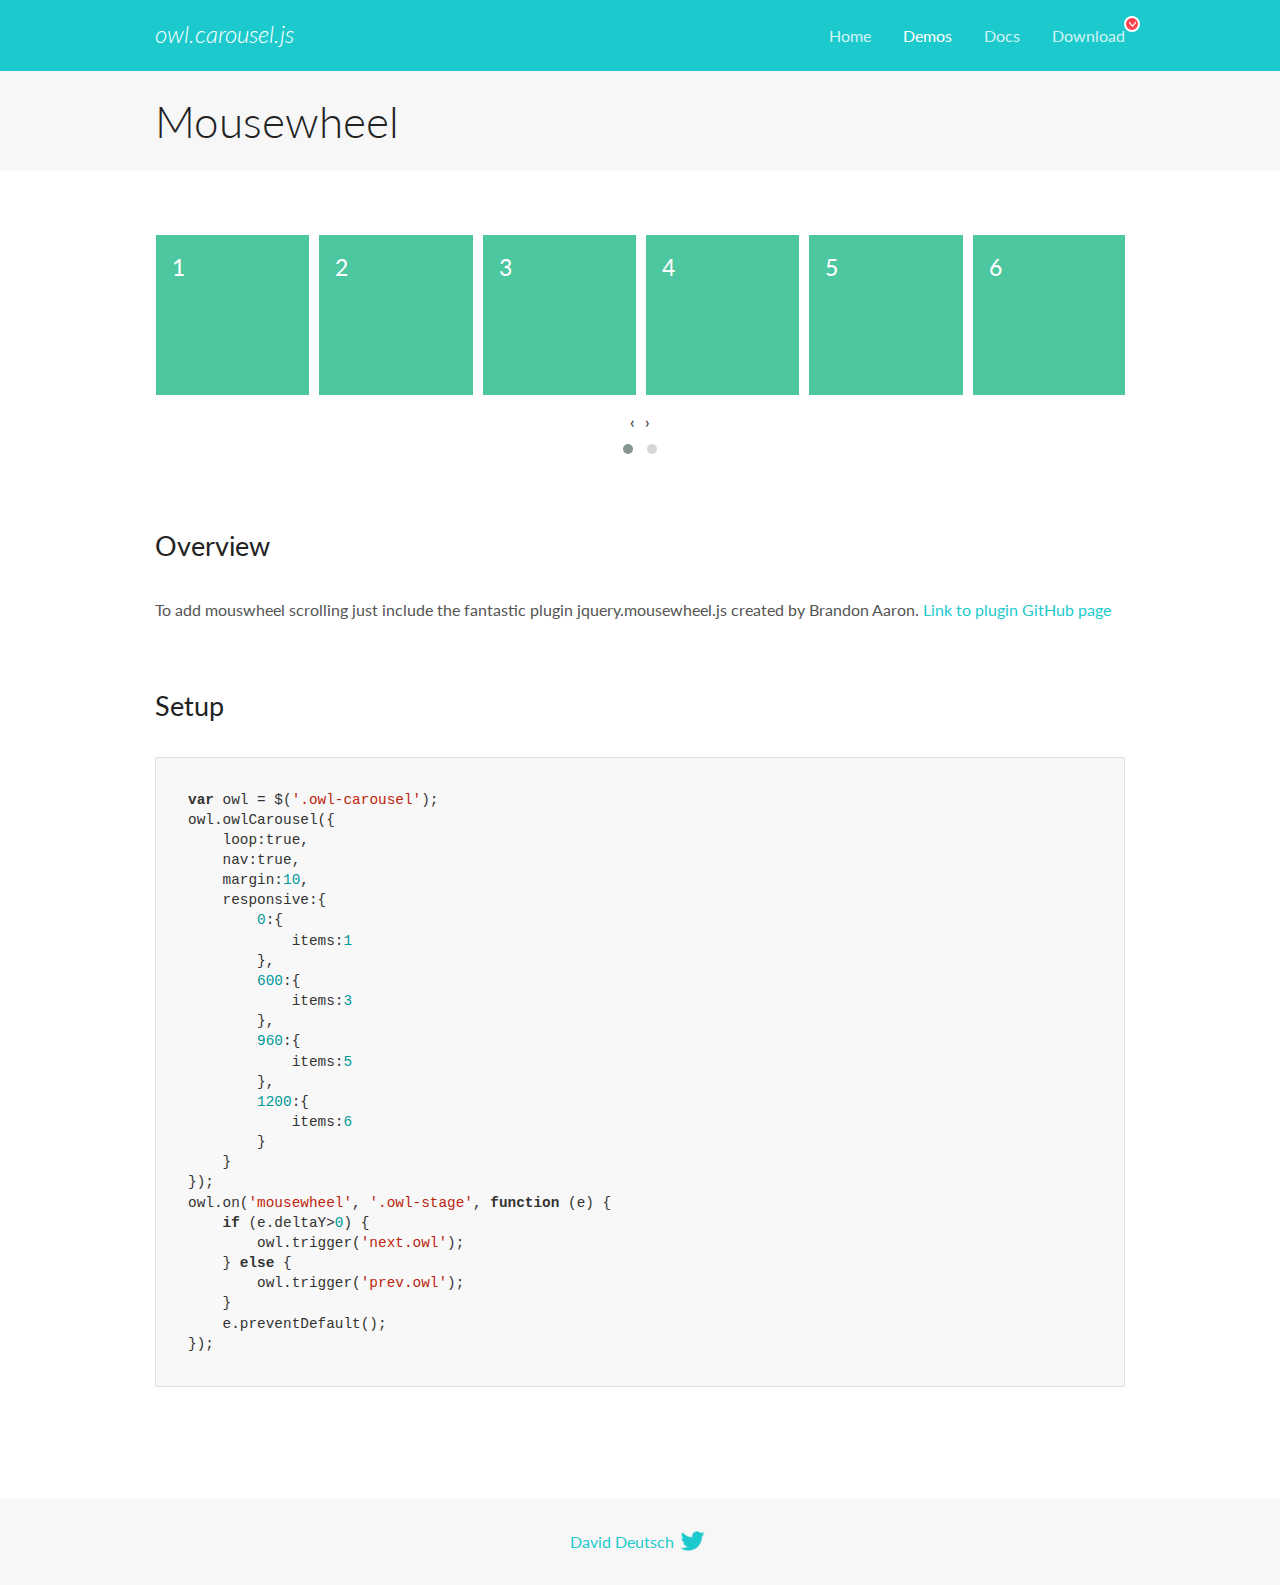
<file: OwlCarousel2-2.3.4/docs/demos/mousewheel.html>
<!DOCTYPE html>
<html lang="en">
  <head>

    <!-- head -->
    <meta charset="utf-8">
    <meta name="msapplication-tap-highlight" content="no" />
    <meta name="viewport" content="width=device-width, initial-scale=1.0" />
    <meta name="description" content="Mousewheel usage demo">
    <meta name="author" content="David Deutsch">
    <title>
      Mousewheel Demo | Owl Carousel | 2.3.4
    </title>

    <!-- Stylesheets -->
    <link href='https://fonts.googleapis.com/css?family=Lato:300,400,700,400italic,300italic' rel='stylesheet' type='text/css'>
    <link rel="stylesheet" href="../assets/css/docs.theme.min.css">

    <!-- Owl Stylesheets -->
    <link rel="stylesheet" href="../assets/owlcarousel/assets/owl.carousel.min.css">
    <link rel="stylesheet" href="../assets/owlcarousel/assets/owl.theme.default.min.css">

    <!-- HTML5 shim and Respond.js IE8 support of HTML5 elements and media queries -->

    <!--[if lt IE 9]>
      <script src="https://oss.maxcdn.com/libs/html5shiv/3.7.0/html5shiv.js"></script>
      <script src="https://oss.maxcdn.com/libs/respond.js/1.3.0/respond.min.js"></script>
    <![endif]-->

    <!-- Favicons -->
    <link rel="apple-touch-icon-precomposed" sizes="144x144" href="../assets/ico/apple-touch-icon-144-precomposed.png">
    <link rel="shortcut icon" href="../assets/ico/favicon.png">
    <link rel="shortcut icon" href="favicon.ico">

    <!-- Yeah i know js should not be in header. Its required for demos.-->

    <!-- javascript -->
    <script src="../assets/vendors/jquery.min.js"></script>
    <script src="../assets/owlcarousel/owl.carousel.js"></script>
  </head>
  <body>

    <!-- header -->
    <header class="header">
      <div class="row">
        <div class="large-12 columns">
          <div class="brand left">
            <h3>
              <a href="/OwlCarousel2/">owl.carousel.js</a> 
            </h3>
          </div>
          <a id="toggle-nav" class="right">
            <span></span> <span></span> <span></span> 
          </a> 
          <div class="nav-bar">
            <ul class="clearfix">
              <li> <a href="/OwlCarousel2/index.html">Home</a>  </li>
              <li class="active">
                <a href="/OwlCarousel2/demos/demos.html">Demos</a> 
              </li>
              <li> <a href="/OwlCarousel2/docs/started-welcome.html">Docs</a>  </li>
              <li>
                <a href="https://github.com/OwlCarousel2/OwlCarousel2/archive/2.3.4.zip">Download</a> 
                <span class="download"></span> 
              </li>
            </ul>
          </div>
        </div>
      </div>
    </header>

    <!-- title -->
    <section class="title">
      <div class="row">
        <div class="large-12 columns">
          <h1>Mousewheel</h1>
        </div>
      </div>
    </section>

    <!--  Demos -->
    <section id="demos">
      <div class="row">
        <div class="large-12 columns">
          <div class="owl-carousel owl-theme">
            <div class="item">
              <h4>1</h4>
            </div>
            <div class="item">
              <h4>2</h4>
            </div>
            <div class="item">
              <h4>3</h4>
            </div>
            <div class="item">
              <h4>4</h4>
            </div>
            <div class="item">
              <h4>5</h4>
            </div>
            <div class="item">
              <h4>6</h4>
            </div>
            <div class="item">
              <h4>7</h4>
            </div>
            <div class="item">
              <h4>8</h4>
            </div>
            <div class="item">
              <h4>9</h4>
            </div>
            <div class="item">
              <h4>10</h4>
            </div>
            <div class="item">
              <h4>11</h4>
            </div>
            <div class="item">
              <h4>12</h4>
            </div>
          </div>
          <h3 id="overview">Overview</h3>
          <p>To add mouswheel scrolling just include the fantastic plugin jquery.mousewheel.js created by Brandon Aaron.
            <a href="https://github.com/brandonaaron/jquery-mousewheel">Link to plugin GitHub page</a> 
          </p>
          <h3 id="setup">Setup</h3>
          <pre><code>var owl = $(&#39;.owl-carousel&#39;);
owl.owlCarousel({
    loop:true,
    nav:true,
    margin:10,
    responsive:{
        0:{
            items:1
        },
        600:{
            items:3
        },            
        960:{
            items:5
        },
        1200:{
            items:6
        }
    }
});
owl.on(&#39;mousewheel&#39;, &#39;.owl-stage&#39;, function (e) {
    if (e.deltaY&gt;0) {
        owl.trigger(&#39;next.owl&#39;);
    } else {
        owl.trigger(&#39;prev.owl&#39;);
    }
    e.preventDefault();
});</code></pre>
          <script src="../assets/vendors/jquery.mousewheel.min.js"></script>
          <script>
            $(document).ready(function() {
              var owl = $('.owl-carousel');
              owl.owlCarousel({
                loop: true,
                nav: true,
                margin: 10,
                responsive: {
                  0: {
                    items: 1
                  },
                  600: {
                    items: 3
                  },
                  960: {
                    items: 5
                  },
                  1200: {
                    items: 6
                  }
                }
              });
              owl.on('mousewheel', '.owl-stage', function(e) {
                if (e.deltaY > 0) {
                  owl.trigger('next.owl');
                } else {
                  owl.trigger('prev.owl');
                }
                e.preventDefault();
              });
            })
          </script>
        </div>
      </div>
    </section>

    <!-- footer -->
    <footer class="footer">
      <div class="row">
        <div class="large-12 columns">
          <h5>
            <a href="/OwlCarousel2/docs/support-contact.html">David Deutsch</a> 
            <a id="custom-tweet-button" href="https://twitter.com/share?url=https://github.com/OwlCarousel2/OwlCarousel2&text=Owl Carousel - This is so awesome! " target="_blank"></a> 
          </h5>
        </div>
      </div>
    </footer>

    <!-- vendors -->
    <script src="../assets/vendors/highlight.js"></script>
    <script src="../assets/js/app.js"></script>
  </body>
</html>
</file>
<file: css/Custom.css>
header{
    height: 112px;
    width: 100%;
    background-color: white;
    position: fixed;
    border: 1px solid rgba(0, 0, 0, 0.19);
}

.menu{
    margin-top: 15px;
}

.MYnav-link{
    color: rgba(0, 0, 0, 0.9);
    padding: 8px 16px ;
    text-decoration: none;
    font-size: 17px;
}

#sign_in1:hover{
    color: rgba(0, 0, 0, 0.56);
}

#sign_in2:hover{
    color: rgba(0, 0, 0, 0.56);
}


.MYnav-link:hover{
    color: rgba(0, 0, 0, 0.56);
    padding: 8px 16px ;
    text-decoration: none;
    font-size: 17px;
}


.main_body{
    position: absolute;
    background-color: white;
    width: 100%;
    height: 1000px;
    top: 150px;
    z-index: -1;

}




.nav-link{
    color: black;
    font-size: 16px;
}

#Search:active{
    background-color: #6f42c1;
    border: 1px solid black;
}


.form-inline{
    position: relative;
    top: -20px;
    width: 70%;
    margin: 0 auto;

}



.form-control{
    border: 1px solid rgba(0, 0, 0, 0.19);

}

.btn{
    color: black;
    background-color: #fcea2b;
    position: absolute;
    display: flex;
    right: 0px;
    width: 150px;
    border: 1px solid rgba(0, 0, 0, 0.19);

}

.btn:hover{
    background-color: rgba(0, 0, 0, 0.8);
    border: 1px solid rgba(0, 0, 0, 0.19);
}


.btn_popular1{
    position: relative;
    top: 8px;
    left: 200px;
    border: none;
    border-radius: 22px;
    margin-right: 5px;
    background-color: #7D7D7D;
    color: white;
    padding: 4px 20px;
    font-size: 13px;
    opacity: 0;
    /*animation: show 2s;*/
    /*animation-delay: 1000ms;*/
}





.btn_popular2{
    margin-right: 5px;
    position: relative;
    top: 8px;
    left: 200px;
    border: none;
    border-radius: 22px;
    background-color: #5F3C3C;
    color: white;
    padding: 4px 20px;
    font-size: 13px;
    opacity: 0;
    /*animation: show 2s;*/
    /*animation-delay: 1000ms;*/
}


.btn_popular3{
    position: relative;
    top: 8px;
    left: 200px;
    border: none;
    border-radius: 22px;
    background-color: #4C6668;
    color: white;
    padding: 4px 20px;
    font-size: 13px;
    opacity: 0;
    /*animation: show 2s;*/
    /*animation-delay: 1000ms;*/

}

@keyframes show {

    from {
        opacity: 0;
    }
    to {
        opacity: 1;

    }
}





.dark_section{
    position: absolute;
    background-color: #8bbafe;
    width: 100%;
    height: 1000px;
    top: 1000px;
}

.icon_menu{
    /*left: 300px;*/
    top: 20px;
    width: 60px;
    height: 60px;
    background-color: red;
    /*position: relative;*/
    margin: 0px 26px;
    border-radius: 11px;
    background-color: transparent;
    border: 1px solid rgba(0, 0, 0, 0.19);
    box-shadow: 0 0 10px rgba(0, 0, 0, 0.1);
    /*opacity: 0;*/
    /*animation: show 3.5s;*/
    padding: 0px;
    padding-top: 5px;
}


.pizza_image{
    width: auto;
    height: 90%;
    animation: show 2s;
}

.hamburger_image{
    width: auto;
    height: 90%;
    margin-bottom:4px;
    animation: show 4s;
}

.Sushi_image{
    width: auto;
    height: 67%;
    margin-bottom:4px;
    animation: show 6s;
}

.main_icon{
    position: relative;
}

.icon_menu:hover{
    border: 2px solid rgba(252, 234, 93, 0);
    box-shadow: 0 0 10px rgba(0, 0, 0, 0.3);
}

.Carousel{
    top:50px;
    border: none;
    background: #EEEEEE;
    font-size: 23px;
    padding: 100px 20px;
    text-align: center;
    box-sizing: border-box;
    cursor: grab;
    position: relative;
    height: 360px;
    overflow-wrap: break-word;
}

.carousel-item {
    border: 1px solid black;
    background: #EEEEEE;
    font-size: 23px;
    padding: 100px 20px;
    text-align: center;
    box-sizing: border-box;
    cursor: grab;
    position: relative;
    height: 230px;
    overflow-wrap: break-word;
    z-index: 3;
}

#item_of_carousel {
    background-color: #F06C6C;
    /*height: 100px;*/
    /*width: 200px;*/
    /*margin: auto;*/
    /*margin-top: 50px;*/
    /*border-radius: 54px;*/
    border: none;
    /*margin-right: 10px;*/
    /*margin-left: 100px;*/
}

#item_of_carousel2{
    background-color: #756cf0;
    /*height: 100px;*/
    /*width: 200px;*/
    /*margin: auto;*/
    /*margin-top: 50px;*/
    /*border-radius: 54px;*/
    border: none;
    /*margin-right: 200px;*/
    /*margin-left: 200px;*/
}


#item_of_carousel3{
    background-color: #ecf06c;
    /*height: 100px;*/
    /*width: 200px;*/
    /*margin: auto;*/
    /*margin-top: 50px;*/
    /*border-radius: 54px;*/
    border: none;
    /*margin-right: 200px;*/
    /*margin-left: 200px;*/
}


#item_of_carousel4{
    background-color: #f0cb6c;
    /*height: 100px;*/
    /*width: 200px;*/
    /*margin: auto;*/
    /*margin-top: 50px;*/
    /*border-radius: 54px;*/
    border: none;
    /*margin-right: 200px;*/
    /*margin-left: 200px;*/
}

#item_of_carousel5{
    background-color: #6cf08d;
    /*height: 100px;*/
    /*width: 200px;*/
    /*margin: auto;*/
    /*margin-top: 50px;*/
    /*border-radius: 54px;*/
    border: none;
    /*margin-right: 200px;*/
    /*margin-left: 200px;*/
}


#item_of_carousel6{
    background-color: #f06c77;
    /*height: 100px;*/
    /*width: 200px;*/
    /*margin: auto;*/
    /*margin-top: 50px;*/
    /*border-radius: 54px;*/
    border: none;
    /*margin-right: 200px;*/
    /*margin-left: 200px;*/
}


#item_of_carousel7{
    background-color: #f06cee;
    /*height: 100px;*/
    /*width: 200px;*/
    /*margin: auto;*/
    /*margin-top: 50px;*/
    /*border-radius: 54px;*/
    border: none;
    /*margin-right: 200px;*/
    /*margin-left: 200px;*/
}

/*.carousel-item {*/
/*    border: 1px solid black;*/
/*    background: #EEEEEE;*/
/*    font-size: 23px;*/
/*    padding: 100px 20px;*/
/*    text-align: center;*/
/*    box-sizing: border-box;*/
/*    cursor: grab;*/
/*    position: relative;*/
/*    height: 230px;*/
/*    overflow-wrap: break-word;*/
/*}*/


#carousel1{
    position: relative;
    margin-top: 0px;

}


.item_of_slider{
    height: 330px;
    width: 650px;
    border-radius: 60px;
    box-shadow: rgba(0, 0, 0, 0.33) 1px 5px 25px;
    margin-top: 50px;
    margin-bottom: 30px;
}

#item_of_carousel200{
    position: relative;
    background-color: #f06c77;
    height: 100px;
    width: 200px;
    /*margin: auto;*/
    /*margin-top: 50px;*/
    /*border-radius: 54px;*/
    border: none;
    /*margin-right: 200px;*/
    /*margin-left: 200px;*/
}
</file>
